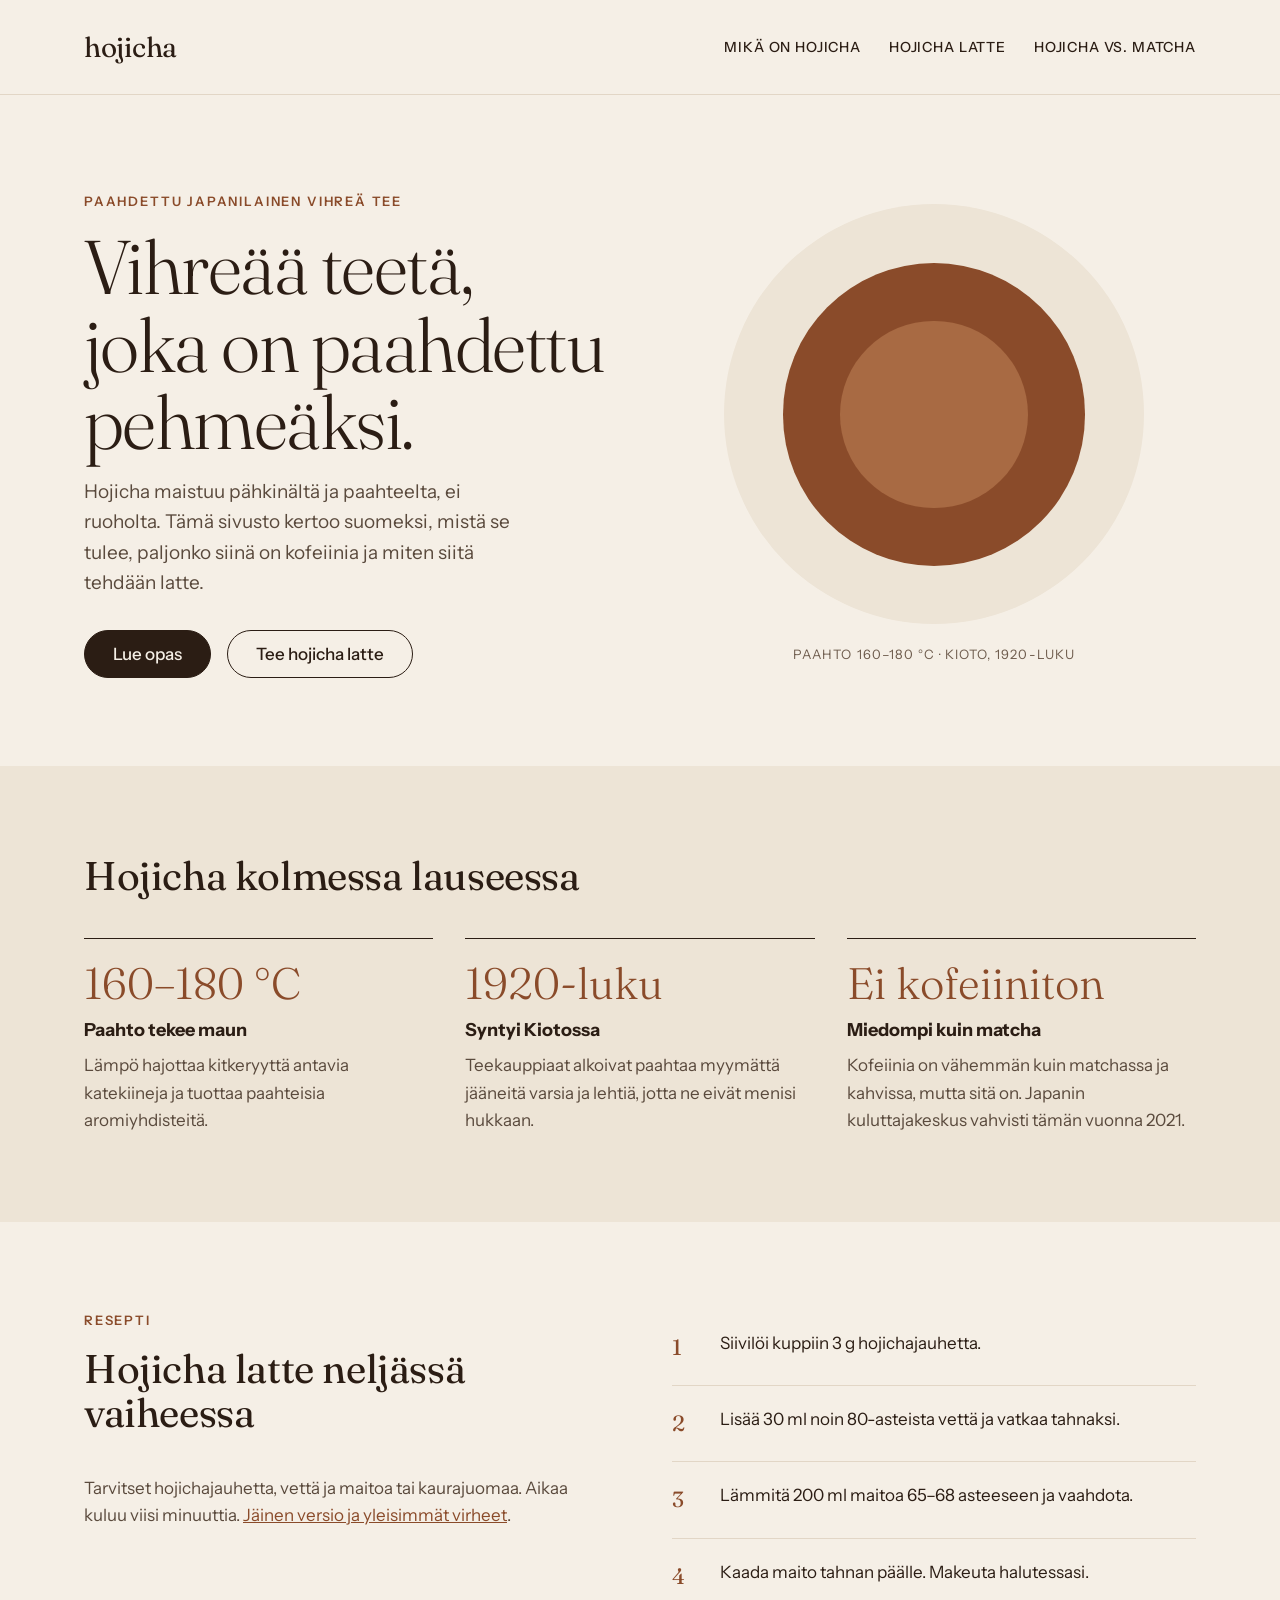
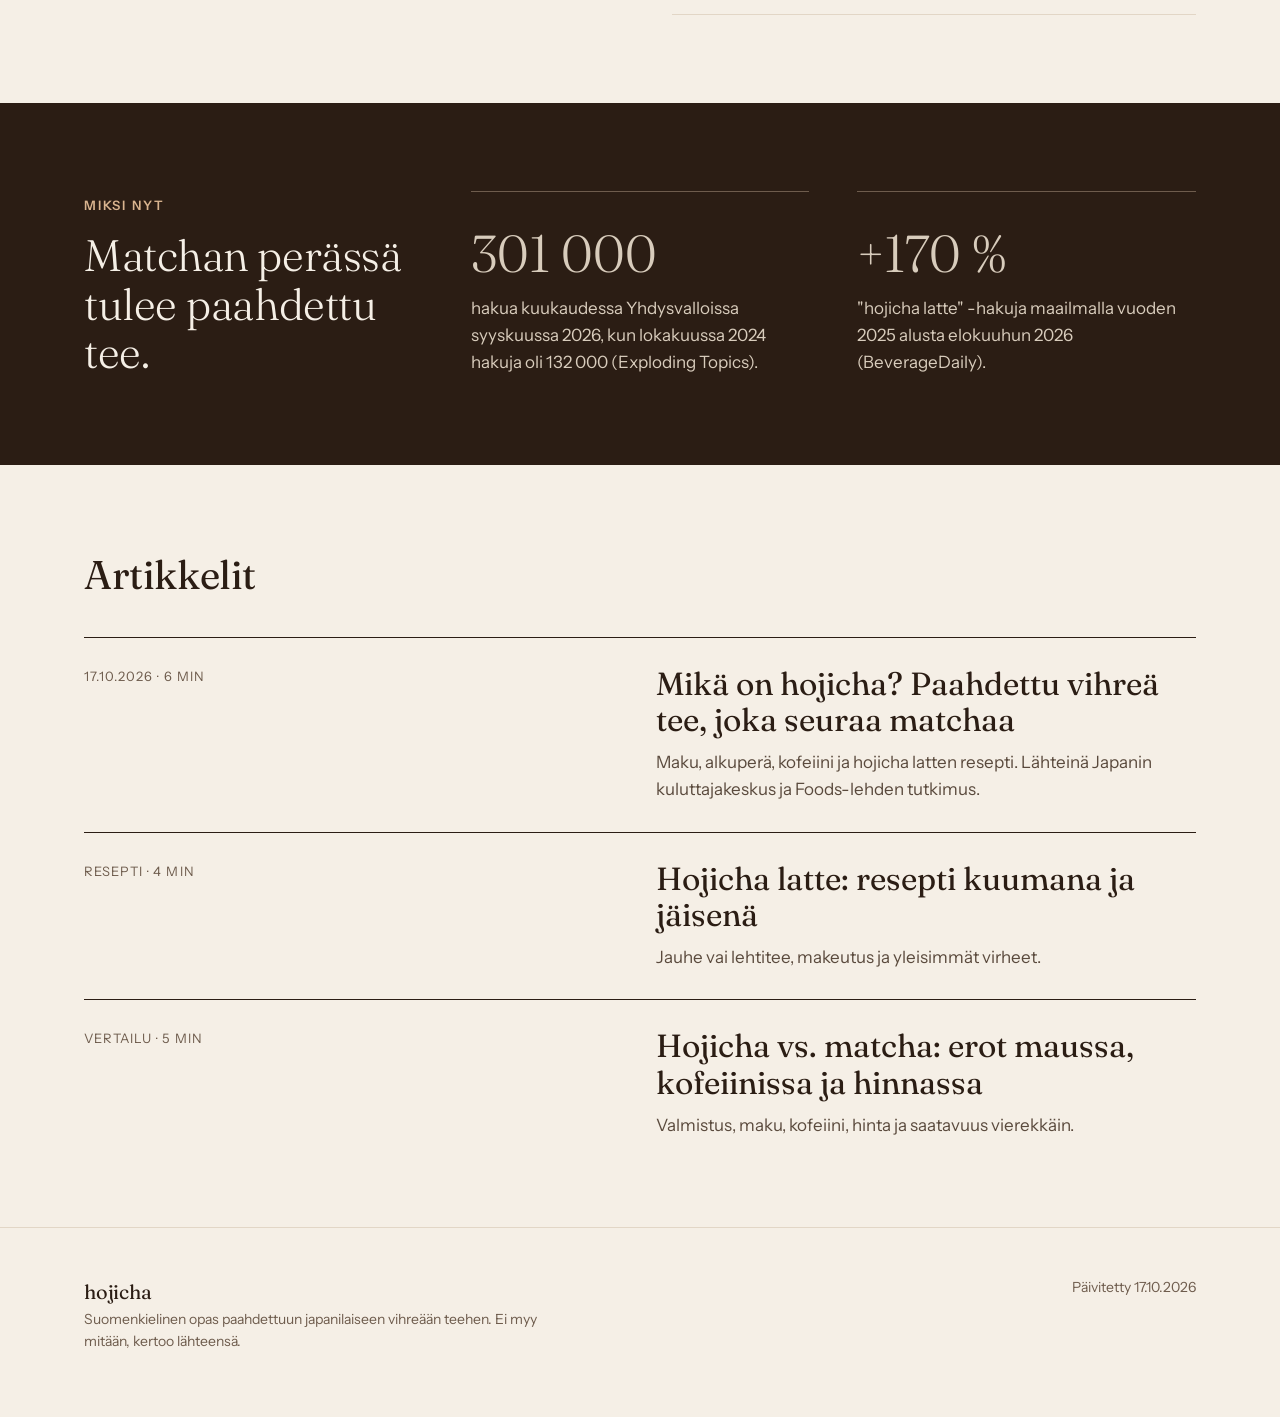
<file: index.html>
<!doctype html>
<html lang="fi">
<head>
<meta charset="utf-8">
<meta name="viewport" content="width=device-width, initial-scale=1">
<title>Hojicha – suomenkielinen opas paahdettuun vihreään teehen</title>
<meta name="description" content="Hojicha on paahdettua japanilaista vihreää teetä. Lue suomeksi, miltä se maistuu, paljonko siinä on kofeiinia ja miten teet hojicha latten.">
<link rel="canonical" href="https://agricola-glitch.github.io/">
<meta property="og:type" content="website">
<meta property="og:title" content="Hojicha – suomenkielinen opas paahdettuun vihreään teehen">
<meta property="og:description" content="Maku, alkuperä, kofeiini ja hojicha latten resepti. Lähteet näkyvillä.">
<meta property="og:url" content="https://agricola-glitch.github.io/">
<meta property="og:locale" content="fi_FI">
<link rel="preconnect" href="https://fonts.googleapis.com">
<link rel="preconnect" href="https://fonts.gstatic.com" crossorigin>
<link href="https://fonts.googleapis.com/css2?family=Fraunces:opsz,wght@9..144,300;9..144,400&amp;family=Instrument+Sans:wght@400;500;600&amp;display=swap" rel="stylesheet">
<link rel="stylesheet" href="/styles.css">
<link rel="icon" href="data:image/svg+xml,%3Csvg xmlns='http://www.w3.org/2000/svg' viewBox='0 0 32 32'%3E%3Ccircle cx='16' cy='16' r='15' fill='%238A4B2A'/%3E%3Ccircle cx='16' cy='16' r='9' fill='%23A86A43'/%3E%3C/svg%3E">
<script type="application/ld+json">
{"@context":"https://schema.org","@type":"WebSite","name":"Hojicha","url":"https://agricola-glitch.github.io/","inLanguage":"fi","description":"Suomenkielinen opas paahdettuun japanilaiseen vihreään teehen."}
</script>
</head>
<body>
<header class="site-header">
<div class="wrap">
<a class="logo" href="/">hojicha</a>
<nav class="nav" aria-label="Päävalikko">
<a href="/mika-on-hojicha">Mikä on hojicha</a>
<a href="/hojicha-latte">Hojicha latte</a>
<a href="/hojicha-vs-matcha">Hojicha vs. matcha</a>
</nav>
</div>
</header>

<main>
<section class="hero">
<div class="wrap">
<div>
<p class="eyebrow">Paahdettu japanilainen vihreä tee</p>
<h1>Vihreää teetä, joka on paahdettu pehmeäksi.</h1>
<p class="lead">Hojicha maistuu pähkinältä ja paahteelta, ei ruoholta. Tämä sivusto kertoo suomeksi, mistä se tulee, paljonko siinä on kofeiinia ja miten siitä tehdään latte.</p>
<div class="actions">
<a class="btn solid" href="/mika-on-hojicha">Lue opas</a>
<a class="btn" href="/hojicha-latte">Tee hojicha latte</a>
</div>
</div>
<figure class="bowl">
<div class="r1" aria-hidden="true"><div class="r2"><div class="r3"></div></div></div>
<figcaption>Paahto 160–180 °C · Kioto, 1920-luku</figcaption>
</figure>
</div>
</section>

<section class="band section" aria-labelledby="perusteet">
<div class="wrap">
<h2 id="perusteet">Hojicha kolmessa lauseessa</h2>
<div class="facts">
<article class="fact">
<p class="big">160–180 °C</p>
<h3>Paahto tekee maun</h3>
<p>Lämpö hajottaa kitkeryyttä antavia katekiineja ja tuottaa paahteisia aromiyhdisteitä.</p>
</article>
<article class="fact">
<p class="big">1920-luku</p>
<h3>Syntyi Kiotossa</h3>
<p>Teekauppiaat alkoivat paahtaa myymättä jääneitä varsia ja lehtiä, jotta ne eivät menisi hukkaan.</p>
</article>
<article class="fact">
<p class="big">Ei kofeiiniton</p>
<h3>Miedompi kuin matcha</h3>
<p>Kofeiinia on vähemmän kuin matchassa ja kahvissa, mutta sitä on. Japanin kuluttajakeskus vahvisti tämän vuonna 2021.</p>
</article>
</div>
</div>
</section>

<section class="section" aria-labelledby="latte-otsikko">
<div class="wrap split">
<div>
<p class="eyebrow">Resepti</p>
<h2 id="latte-otsikko" style="margin-top:16px">Hojicha latte neljässä vaiheessa</h2>
<p style="color:var(--ink-soft);margin:0">Tarvitset hojichajauhetta, vettä ja maitoa tai kaurajuomaa. Aikaa kuluu viisi minuuttia. <a href="/hojicha-latte">Jäinen versio ja yleisimmät virheet</a>.</p>
</div>
<ol class="steps">
<li>Siivilöi kuppiin 3 g hojichajauhetta.</li>
<li>Lisää 30 ml noin 80-asteista vettä ja vatkaa tahnaksi.</li>
<li>Lämmitä 200 ml maitoa 65–68 asteeseen ja vaahdota.</li>
<li>Kaada maito tahnan päälle. Makeuta halutessasi.</li>
</ol>
</div>
</section>

<section class="dark section" aria-labelledby="trendi">
<div class="wrap stats">
<div>
<p class="eyebrow">Miksi nyt</p>
<h2 id="trendi" style="margin:16px 0 0">Matchan perässä tulee paahdettu tee.</h2>
</div>
<div class="stat">
<p class="big">301 000</p>
<p>hakua kuukaudessa Yhdysvalloissa syyskuussa 2026, kun lokakuussa 2024 hakuja oli 132 000 (Exploding Topics).</p>
</div>
<div class="stat">
<p class="big">+170 %</p>
<p>"hojicha latte" -hakuja maailmalla vuoden 2025 alusta elokuuhun 2026 (BeverageDaily).</p>
</div>
</div>
</section>

<section class="section" aria-labelledby="uusin">
<div class="wrap">
<h2 id="uusin">Artikkelit</h2>
<a class="card" href="/mika-on-hojicha">
<span class="meta">17.10.2026 · 6 min</span>
<span><span class="title">Mikä on hojicha? Paahdettu vihreä tee, joka seuraa matchaa</span><span class="desc">Maku, alkuperä, kofeiini ja hojicha latten resepti. Lähteinä Japanin kuluttajakeskus ja Foods-lehden tutkimus.</span></span>
</a>
<a class="card" href="/hojicha-latte" style="margin-top:28px">
<span class="meta">Resepti · 4 min</span>
<span><span class="title">Hojicha latte: resepti kuumana ja jäisenä</span><span class="desc">Jauhe vai lehtitee, makeutus ja yleisimmät virheet.</span></span>
</a>
<a class="card" href="/hojicha-vs-matcha" style="margin-top:28px">
<span class="meta">Vertailu · 5 min</span>
<span><span class="title">Hojicha vs. matcha: erot maussa, kofeiinissa ja hinnassa</span><span class="desc">Valmistus, maku, kofeiini, hinta ja saatavuus vierekkäin.</span></span>
</a>
</div>
</section>
</main>

<footer class="site-footer">
<div class="wrap">
<p><a class="logo" href="/">hojicha</a><br>Suomenkielinen opas paahdettuun japanilaiseen vihreään teehen. Ei myy mitään, kertoo lähteensä.</p>
<p>Päivitetty 17.10.2026</p>
</div>
</footer>
</body>
</html>
</file>
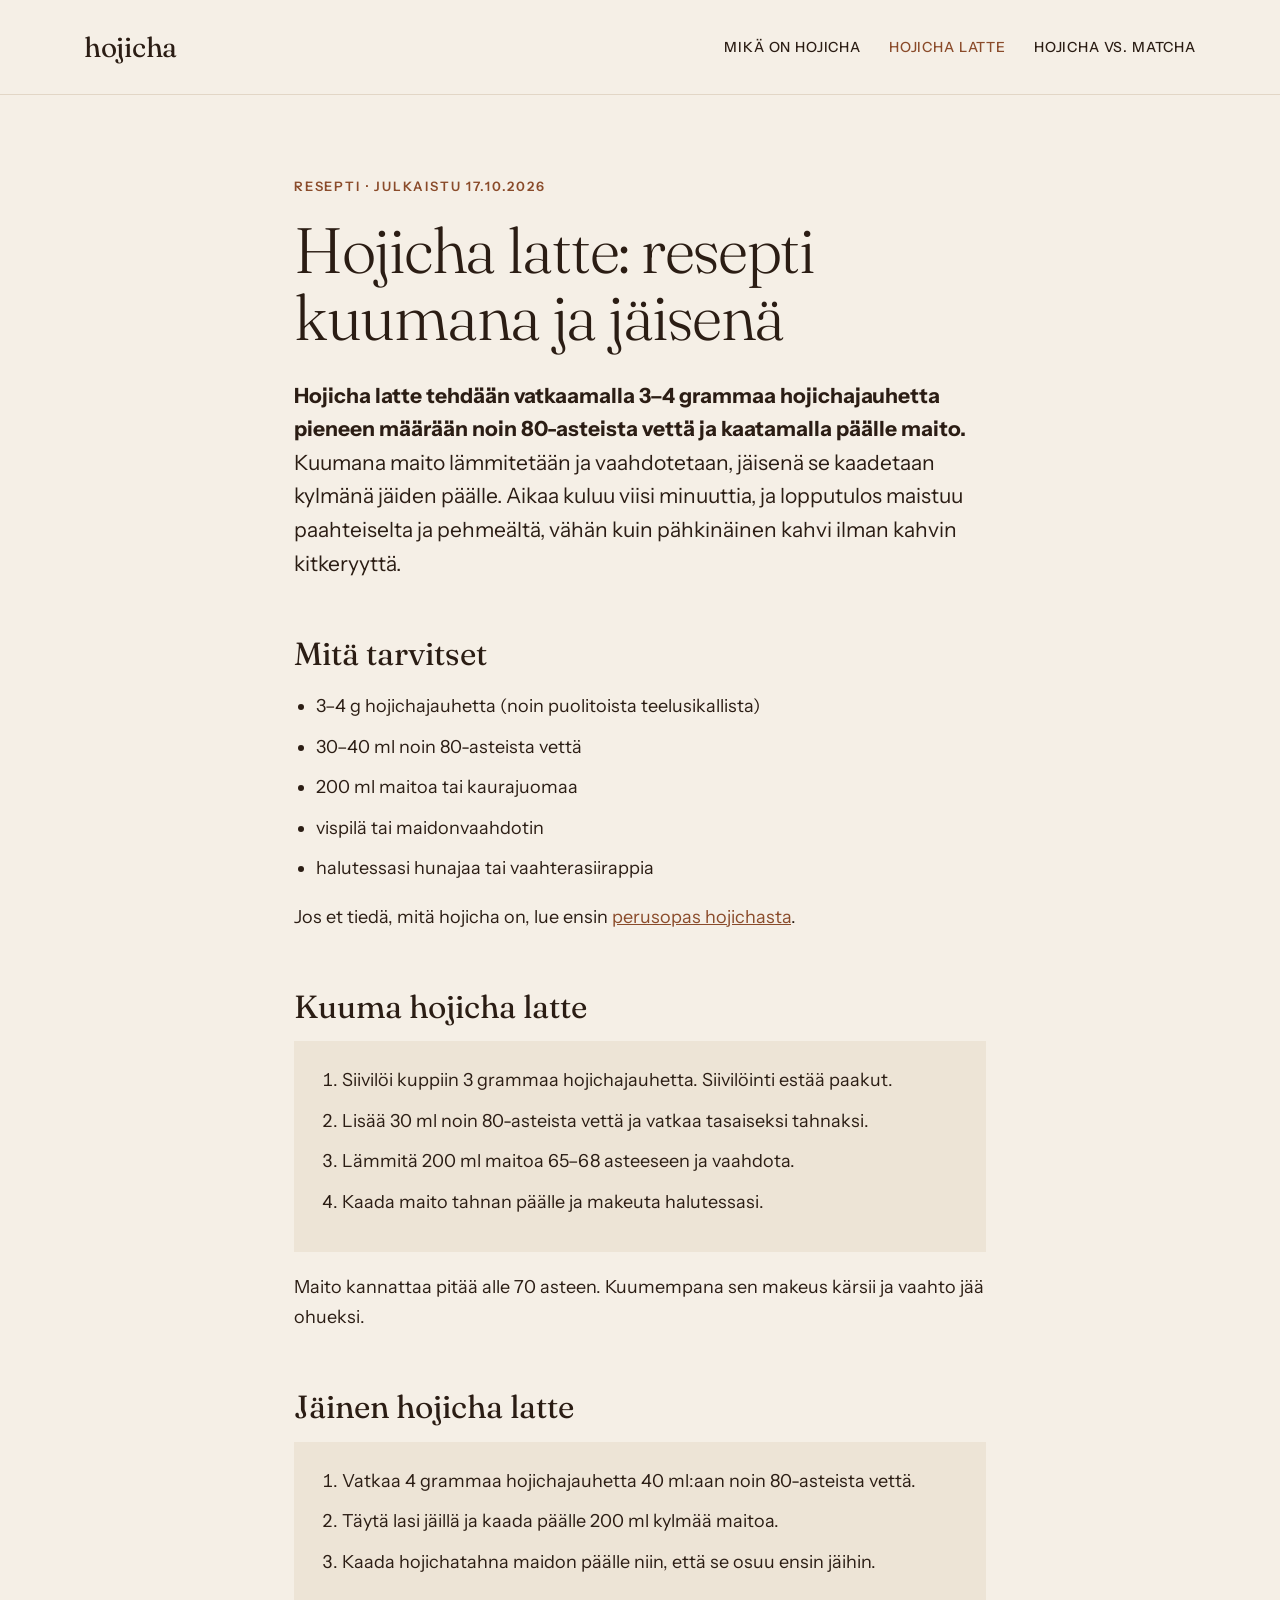
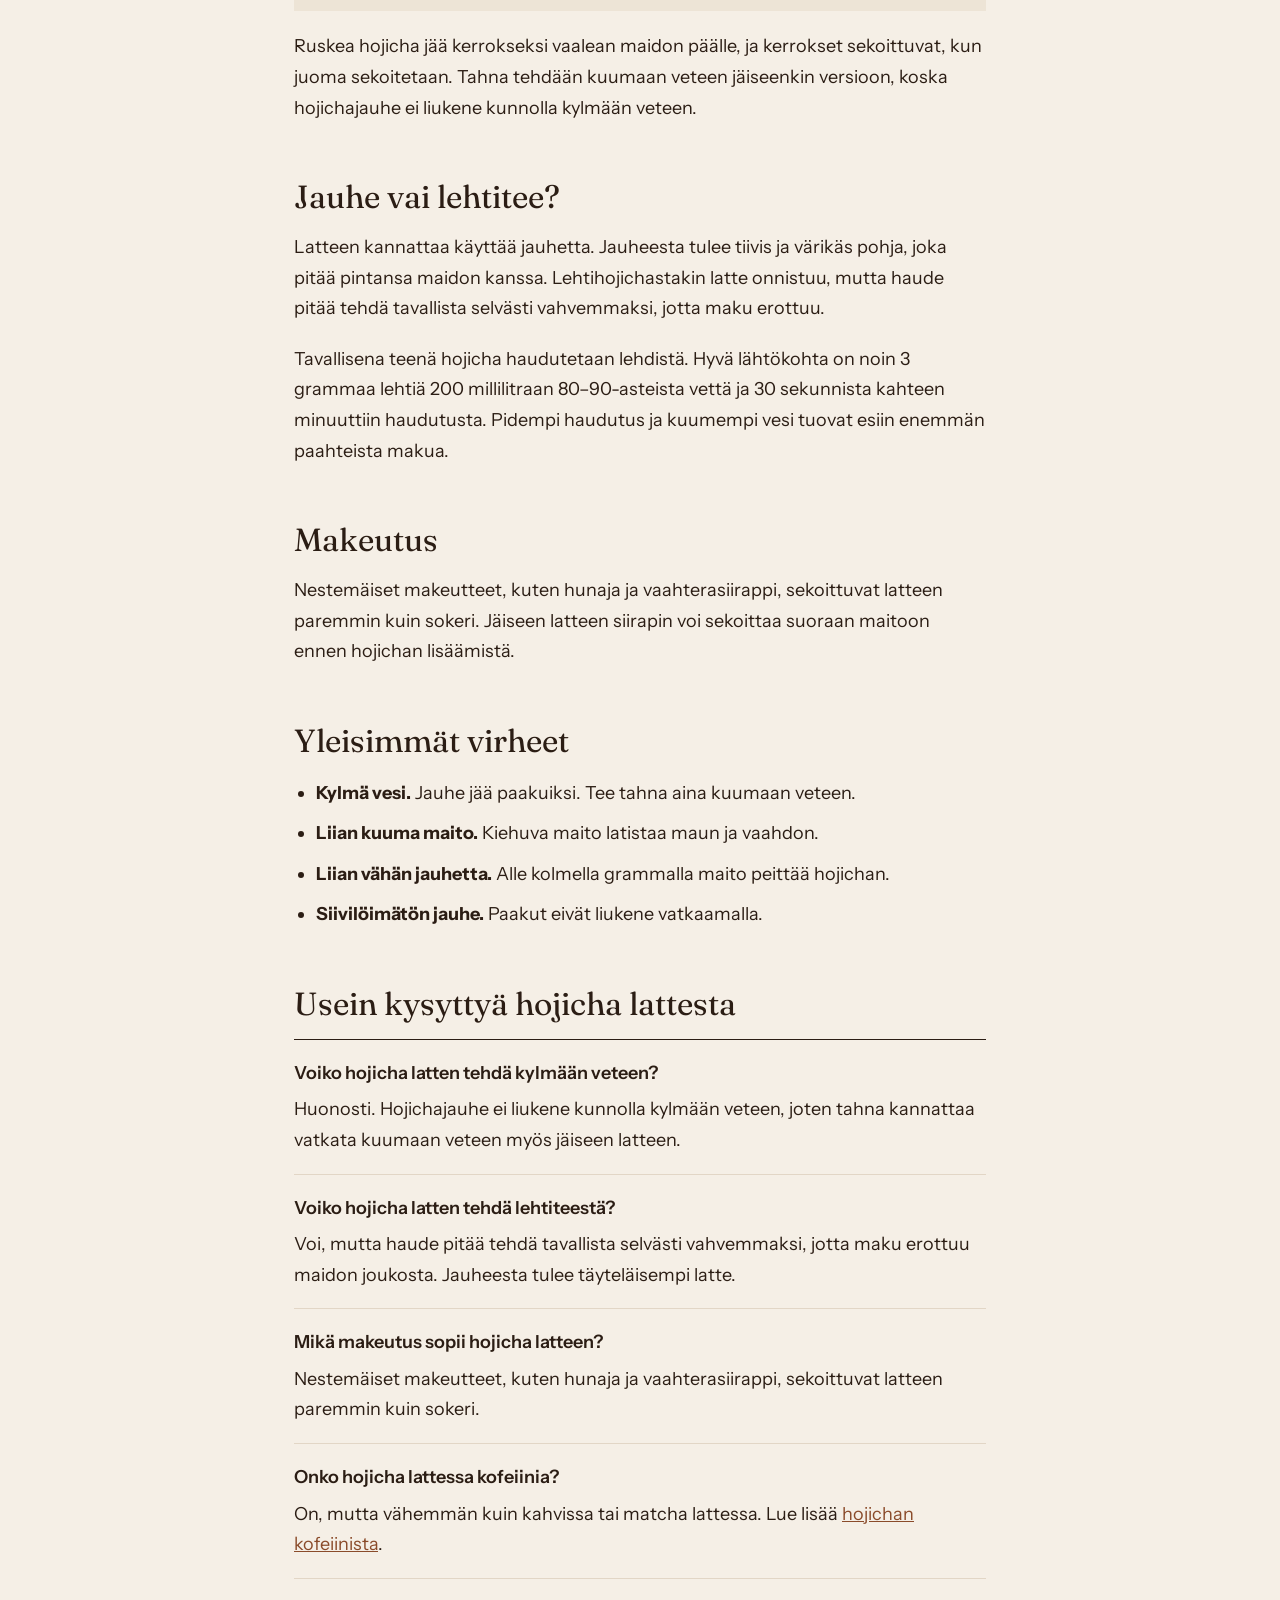
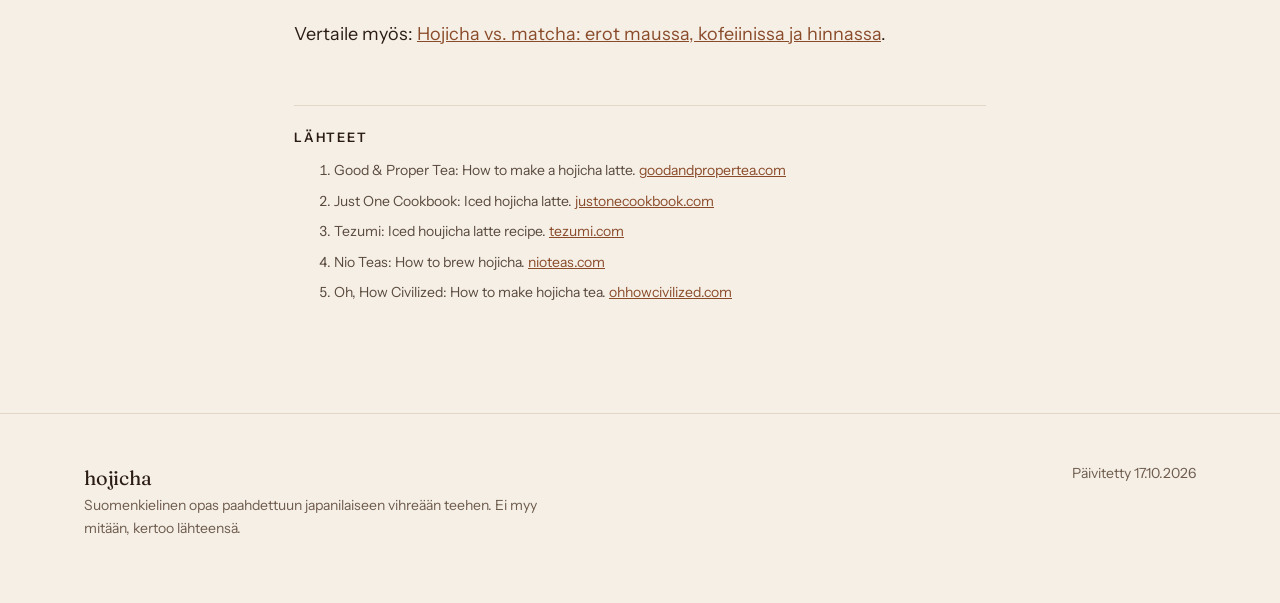
<file: hojicha-latte.html>
<!doctype html>
<html lang="fi">
<head>
<meta charset="utf-8">
<meta name="viewport" content="width=device-width, initial-scale=1">
<title>Hojicha latte: resepti kuumana ja jäisenä | Hojicha</title>
<meta name="description" content="Hojicha latte syntyy 3–4 grammasta hojichajauhetta, 80-asteisesta vedestä ja maidosta. Näin teet sen kuumana ja jäisenä ilman paakkuja.">
<link rel="canonical" href="https://agricola-glitch.github.io/hojicha-latte">
<meta property="og:type" content="article">
<meta property="og:title" content="Hojicha latte: resepti kuumana ja jäisenä">
<meta property="og:description" content="Kuuma ja jäinen hojicha latte, jauhe vai lehtitee, makeutus ja yleisimmät virheet.">
<meta property="og:url" content="https://agricola-glitch.github.io/hojicha-latte">
<meta property="og:locale" content="fi_FI">
<link rel="preconnect" href="https://fonts.googleapis.com">
<link rel="preconnect" href="https://fonts.gstatic.com" crossorigin>
<link href="https://fonts.googleapis.com/css2?family=Fraunces:opsz,wght@9..144,300;9..144,400&amp;family=Instrument+Sans:wght@400;500;600&amp;display=swap" rel="stylesheet">
<link rel="stylesheet" href="/styles.css">
<link rel="icon" href="data:image/svg+xml,%3Csvg xmlns='http://www.w3.org/2000/svg' viewBox='0 0 32 32'%3E%3Ccircle cx='16' cy='16' r='15' fill='%238A4B2A'/%3E%3Ccircle cx='16' cy='16' r='9' fill='%23A86A43'/%3E%3C/svg%3E">
<script type="application/ld+json">
{"@context":"https://schema.org","@graph":[
{"@type":"Recipe","name":"Hojicha latte","inLanguage":"fi","datePublished":"2026-10-17","description":"Kuuma tai jäinen hojicha latte hojichajauheesta, vedestä ja maidosta.","author":{"@type":"Organization","name":"Hojicha","url":"https://agricola-glitch.github.io/"},"recipeYield":"1 annos","totalTime":"PT5M","recipeCategory":"Juoma","recipeIngredient":["3–4 g hojichajauhetta","30–40 ml noin 80-asteista vettä","200 ml maitoa tai kaurajuomaa","halutessasi hunajaa tai vaahterasiirappia"],"recipeInstructions":[{"@type":"HowToStep","text":"Siivilöi hojichajauhe kuppiin."},{"@type":"HowToStep","text":"Lisää noin 80-asteinen vesi ja vatkaa tasaiseksi tahnaksi."},{"@type":"HowToStep","text":"Lämmitä maito 65–68 asteeseen ja vaahdota, tai kaada kylmä maito jäiden päälle."},{"@type":"HowToStep","text":"Yhdistä hojichatahna ja maito. Makeuta halutessasi."}]},
{"@type":"FAQPage","mainEntity":[
{"@type":"Question","name":"Voiko hojicha latten tehdä kylmään veteen?","acceptedAnswer":{"@type":"Answer","text":"Huonosti. Hojichajauhe ei liukene kunnolla kylmään veteen, joten tahna kannattaa vatkata kuumaan veteen myös jäiseen latteen."}},
{"@type":"Question","name":"Voiko hojicha latten tehdä lehtiteestä?","acceptedAnswer":{"@type":"Answer","text":"Voi, mutta haude pitää tehdä tavallista selvästi vahvemmaksi, jotta maku erottuu maidon joukosta. Jauheesta tulee täyteläisempi latte."}},
{"@type":"Question","name":"Mikä makeutus sopii hojicha latteen?","acceptedAnswer":{"@type":"Answer","text":"Nestemäiset makeutteet, kuten hunaja ja vaahterasiirappi, sekoittuvat latteen paremmin kuin sokeri."}}
]}
]}
</script>
</head>
<body>
<header class="site-header">
<div class="wrap">
<a class="logo" href="/">hojicha</a>
<nav class="nav" aria-label="Päävalikko">
<a href="/mika-on-hojicha">Mikä on hojicha</a>
<a href="/hojicha-latte" aria-current="page">Hojicha latte</a>
<a href="/hojicha-vs-matcha">Hojicha vs. matcha</a>
</nav>
</div>
</header>

<main>
<article class="article">
<p class="eyebrow">Resepti · Julkaistu <time datetime="2026-10-17">17.10.2026</time></p>
<h1>Hojicha latte: resepti kuumana ja jäisenä</h1>
<p class="lead"><strong>Hojicha latte tehdään vatkaamalla 3–4 grammaa hojichajauhetta pieneen määrään noin 80-asteista vettä ja kaatamalla päälle maito.</strong> Kuumana maito lämmitetään ja vaahdotetaan, jäisenä se kaadetaan kylmänä jäiden päälle. Aikaa kuluu viisi minuuttia, ja lopputulos maistuu paahteiselta ja pehmeältä, vähän kuin pähkinäinen kahvi ilman kahvin kitkeryyttä.</p>

<h2 id="tarvikkeet">Mitä tarvitset</h2>
<ul>
<li>3–4 g hojichajauhetta (noin puolitoista teelusikallista)</li>
<li>30–40 ml noin 80-asteista vettä</li>
<li>200 ml maitoa tai kaurajuomaa</li>
<li>vispilä tai maidonvaahdotin</li>
<li>halutessasi hunajaa tai vaahterasiirappia</li>
</ul>
<p>Jos et tiedä, mitä hojicha on, lue ensin <a href="/mika-on-hojicha">perusopas hojichasta</a>.</p>

<h2 id="kuuma">Kuuma hojicha latte</h2>
<ol class="recipe">
<li>Siivilöi kuppiin 3 grammaa hojichajauhetta. Siivilöinti estää paakut.</li>
<li>Lisää 30 ml noin 80-asteista vettä ja vatkaa tasaiseksi tahnaksi.</li>
<li>Lämmitä 200 ml maitoa 65–68 asteeseen ja vaahdota.</li>
<li>Kaada maito tahnan päälle ja makeuta halutessasi.</li>
</ol>
<p>Maito kannattaa pitää alle 70 asteen. Kuumempana sen makeus kärsii ja vaahto jää ohueksi.</p>

<h2 id="jainen">Jäinen hojicha latte</h2>
<ol class="recipe">
<li>Vatkaa 4 grammaa hojichajauhetta 40 ml:aan noin 80-asteista vettä.</li>
<li>Täytä lasi jäillä ja kaada päälle 200 ml kylmää maitoa.</li>
<li>Kaada hojichatahna maidon päälle niin, että se osuu ensin jäihin.</li>
</ol>
<p>Ruskea hojicha jää kerrokseksi vaalean maidon päälle, ja kerrokset sekoittuvat, kun juoma sekoitetaan. Tahna tehdään kuumaan veteen jäiseenkin versioon, koska hojichajauhe ei liukene kunnolla kylmään veteen.</p>

<h2 id="jauhe-vai-lehti">Jauhe vai lehtitee?</h2>
<p>Latteen kannattaa käyttää jauhetta. Jauheesta tulee tiivis ja värikäs pohja, joka pitää pintansa maidon kanssa. Lehtihojichastakin latte onnistuu, mutta haude pitää tehdä tavallista selvästi vahvemmaksi, jotta maku erottuu.</p>
<p>Tavallisena teenä hojicha haudutetaan lehdistä. Hyvä lähtökohta on noin 3 grammaa lehtiä 200 millilitraan 80–90-asteista vettä ja 30 sekunnista kahteen minuuttiin haudutusta. Pidempi haudutus ja kuumempi vesi tuovat esiin enemmän paahteista makua.</p>

<h2 id="makeutus">Makeutus</h2>
<p>Nestemäiset makeutteet, kuten hunaja ja vaahterasiirappi, sekoittuvat latteen paremmin kuin sokeri. Jäiseen latteen siirapin voi sekoittaa suoraan maitoon ennen hojichan lisäämistä.</p>

<h2 id="virheet">Yleisimmät virheet</h2>
<ul>
<li><strong>Kylmä vesi.</strong> Jauhe jää paakuiksi. Tee tahna aina kuumaan veteen.</li>
<li><strong>Liian kuuma maito.</strong> Kiehuva maito latistaa maun ja vaahdon.</li>
<li><strong>Liian vähän jauhetta.</strong> Alle kolmella grammalla maito peittää hojichan.</li>
<li><strong>Siivilöimätön jauhe.</strong> Paakut eivät liukene vatkaamalla.</li>
</ul>

<h2 id="ukk">Usein kysyttyä hojicha lattesta</h2>
<dl class="faq">
<div><dt>Voiko hojicha latten tehdä kylmään veteen?</dt><dd>Huonosti. Hojichajauhe ei liukene kunnolla kylmään veteen, joten tahna kannattaa vatkata kuumaan veteen myös jäiseen latteen.</dd></div>
<div><dt>Voiko hojicha latten tehdä lehtiteestä?</dt><dd>Voi, mutta haude pitää tehdä tavallista selvästi vahvemmaksi, jotta maku erottuu maidon joukosta. Jauheesta tulee täyteläisempi latte.</dd></div>
<div><dt>Mikä makeutus sopii hojicha latteen?</dt><dd>Nestemäiset makeutteet, kuten hunaja ja vaahterasiirappi, sekoittuvat latteen paremmin kuin sokeri.</dd></div>
<div><dt>Onko hojicha lattessa kofeiinia?</dt><dd>On, mutta vähemmän kuin kahvissa tai matcha lattessa. Lue lisää <a href="/mika-on-hojicha#kofeiini">hojichan kofeiinista</a>.</dd></div>
</dl>

<p style="margin-top:40px">Vertaile myös: <a href="/hojicha-vs-matcha">Hojicha vs. matcha: erot maussa, kofeiinissa ja hinnassa</a>.</p>

<section class="sources" aria-labelledby="lahteet">
<h2 id="lahteet">Lähteet</h2>
<ol>
<li>Good &amp; Proper Tea: How to make a hojicha latte. <a href="https://www.goodandpropertea.com/blogs/all/how-to-make-a-hojicha-latte">goodandpropertea.com</a></li>
<li>Just One Cookbook: Iced hojicha latte. <a href="https://www.justonecookbook.com/wprm_print/iced-hojicha-latte">justonecookbook.com</a></li>
<li>Tezumi: Iced houjicha latte recipe. <a href="https://www.tezumi.com/blogs/tezumi-insights/summer-respite-iced-houjicha-latte-recipe">tezumi.com</a></li>
<li>Nio Teas: How to brew hojicha. <a href="https://nioteas.com/blogs/japanese-teas/how-to-brew-hojicha">nioteas.com</a></li>
<li>Oh, How Civilized: How to make hojicha tea. <a href="https://www.ohhowcivilized.com/hojicha-tea/">ohhowcivilized.com</a></li>
</ol>
</section>
</article>
</main>

<footer class="site-footer">
<div class="wrap">
<p><a class="logo" href="/">hojicha</a><br>Suomenkielinen opas paahdettuun japanilaiseen vihreään teehen. Ei myy mitään, kertoo lähteensä.</p>
<p>Päivitetty 17.10.2026</p>
</div>
</footer>
</body>
</html>
</file>
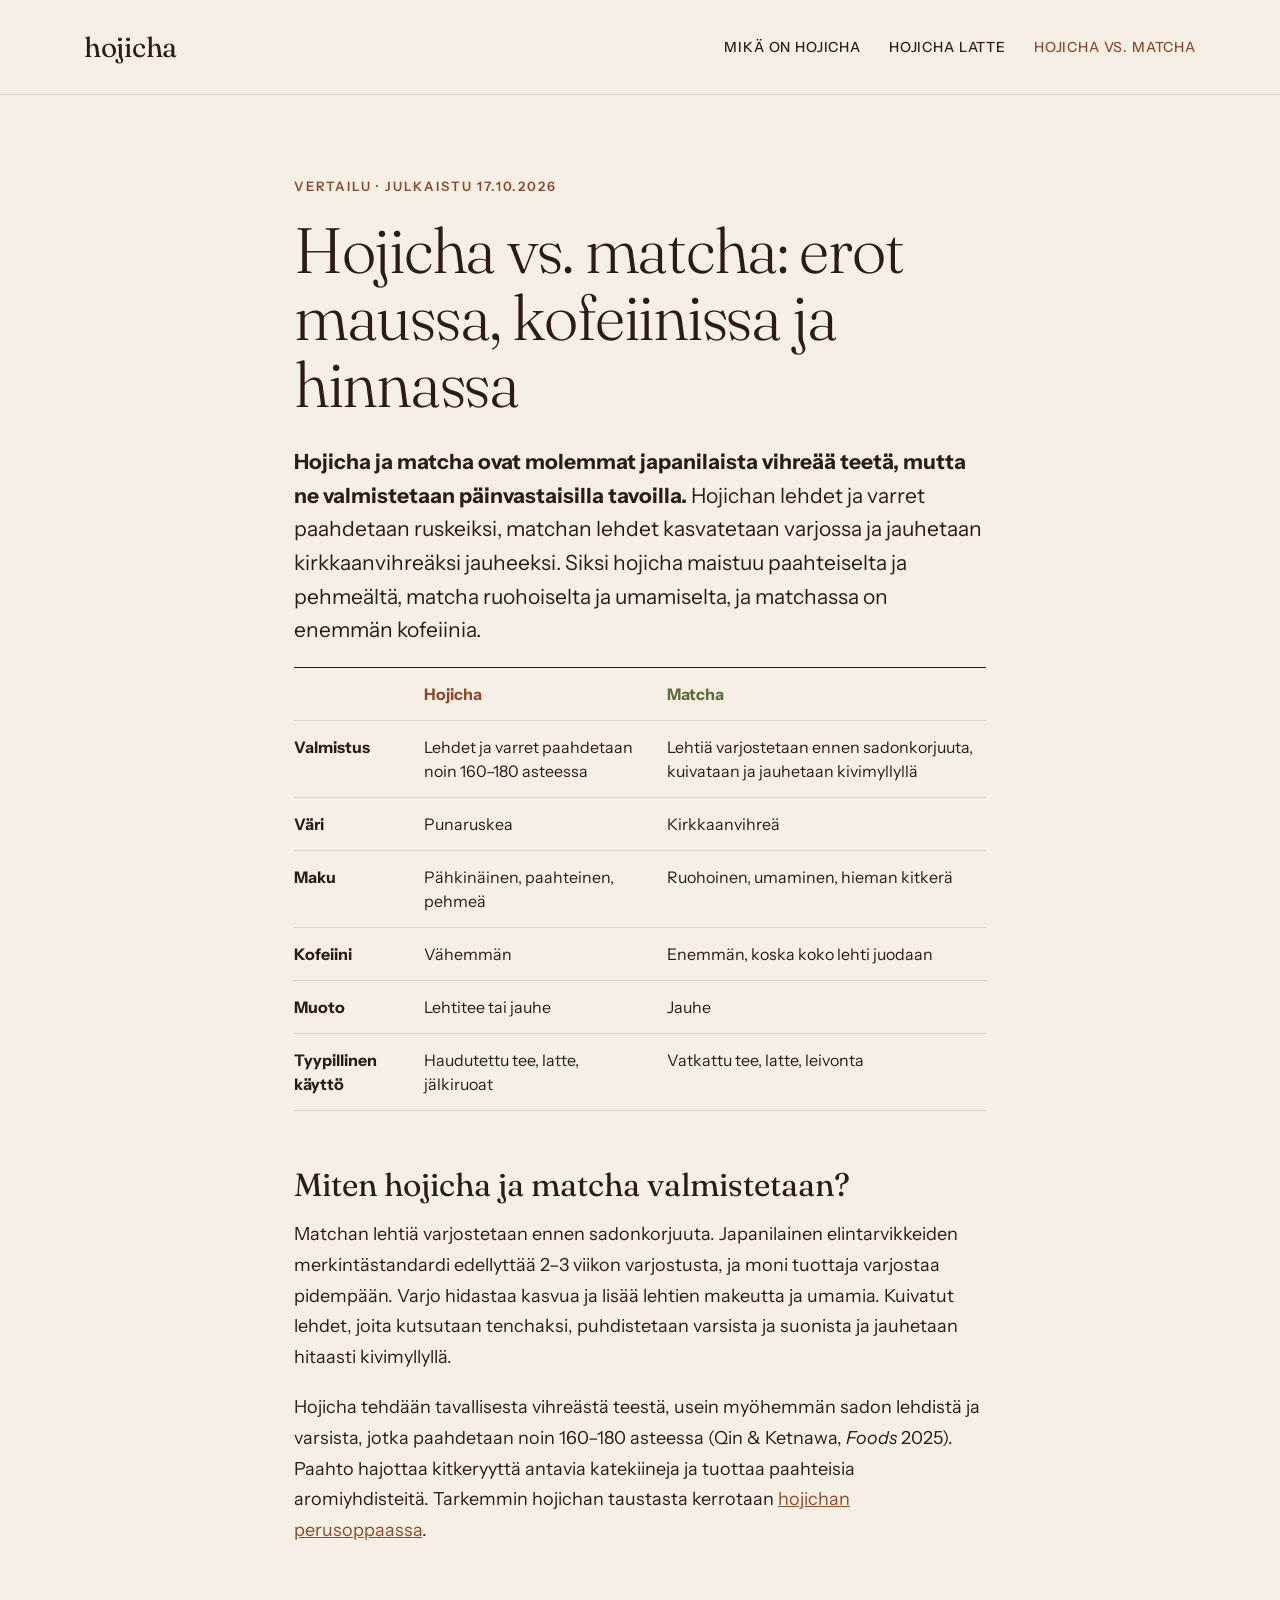
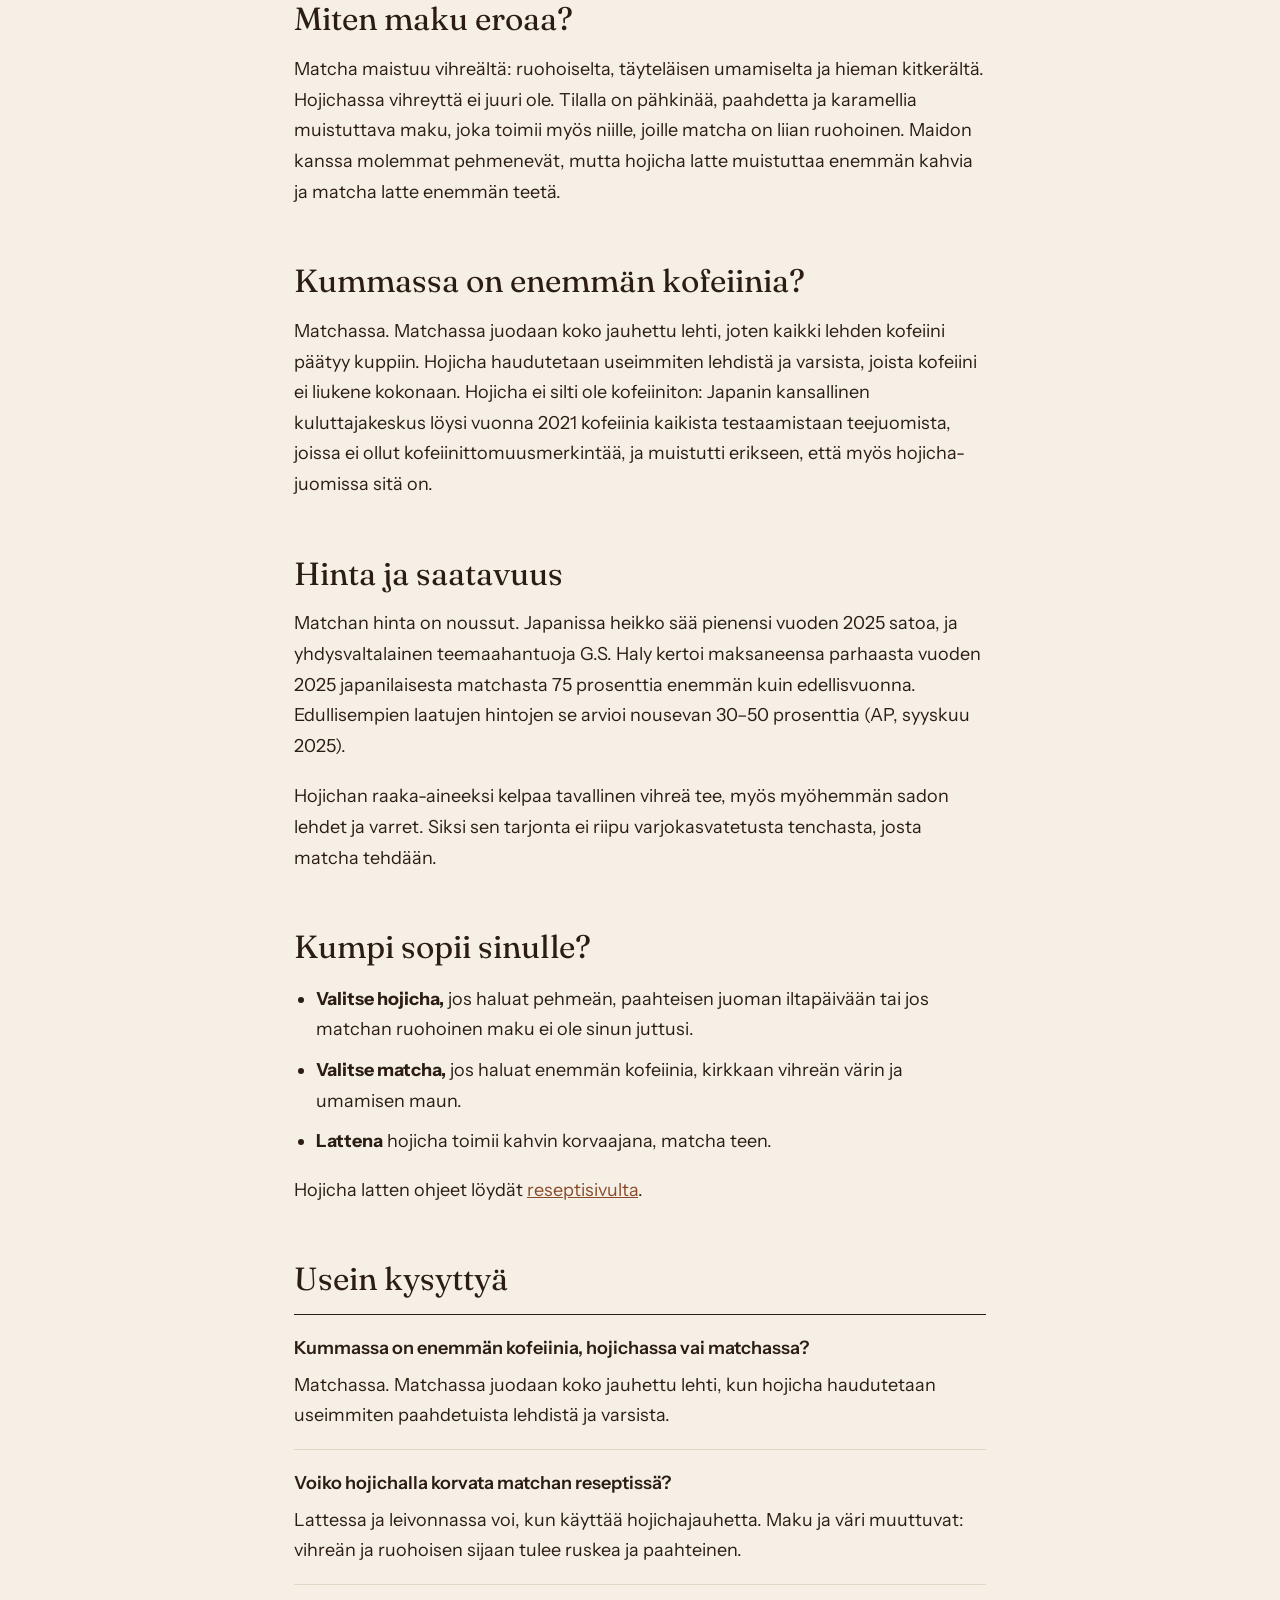
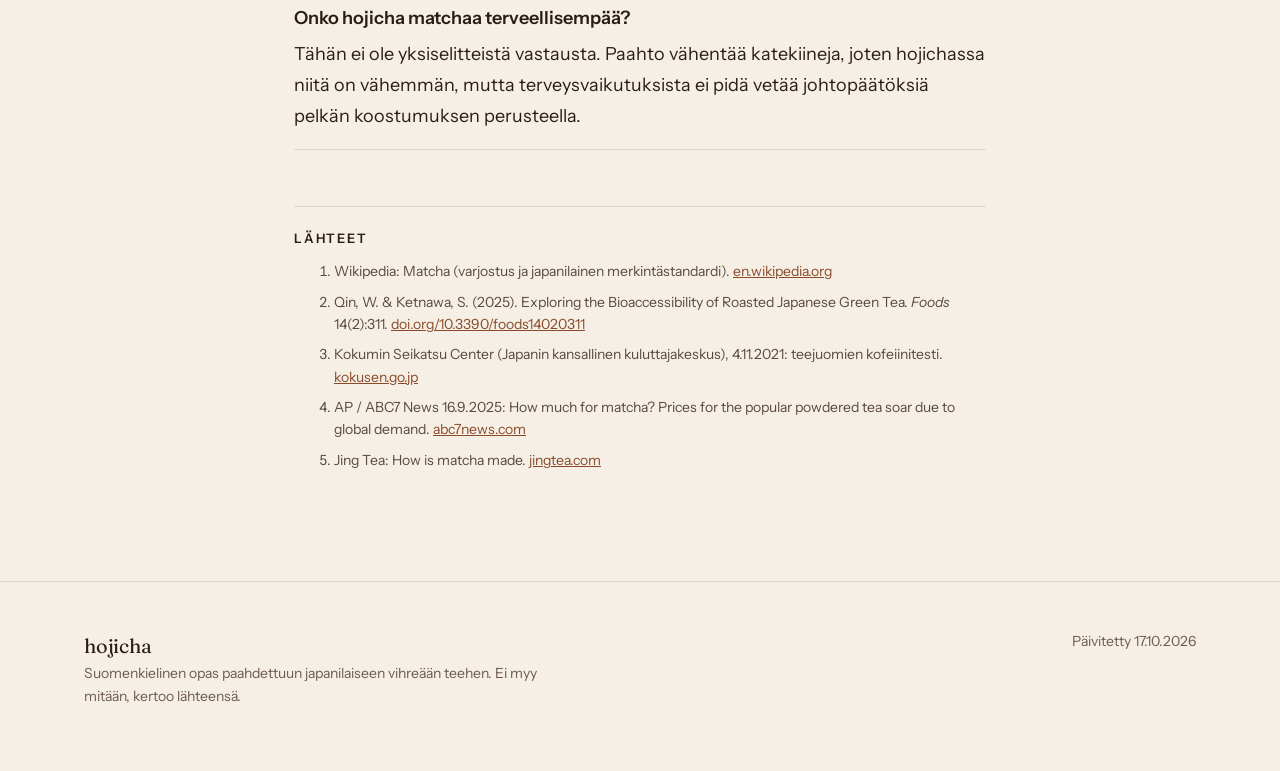
<file: hojicha-vs-matcha.html>
<!doctype html>
<html lang="fi">
<head>
<meta charset="utf-8">
<meta name="viewport" content="width=device-width, initial-scale=1">
<title>Hojicha vs. matcha: erot maussa, kofeiinissa ja hinnassa | Hojicha</title>
<meta name="description" content="Hojicha paahdetaan, matcha jauhetaan varjossa kasvatetuista lehdistä. Vertaa makua, kofeiinia, käyttöä ja hintaa ja valitse, kumpi sopii sinulle.">
<link rel="canonical" href="https://agricola-glitch.github.io/hojicha-vs-matcha">
<meta property="og:type" content="article">
<meta property="og:title" content="Hojicha vs. matcha: erot maussa, kofeiinissa ja hinnassa">
<meta property="og:description" content="Valmistus, maku, kofeiini, hinta ja saatavuus vierekkäin.">
<meta property="og:url" content="https://agricola-glitch.github.io/hojicha-vs-matcha">
<meta property="og:locale" content="fi_FI">
<link rel="preconnect" href="https://fonts.googleapis.com">
<link rel="preconnect" href="https://fonts.gstatic.com" crossorigin>
<link href="https://fonts.googleapis.com/css2?family=Fraunces:opsz,wght@9..144,300;9..144,400&amp;family=Instrument+Sans:wght@400;500;600&amp;display=swap" rel="stylesheet">
<link rel="stylesheet" href="/styles.css">
<link rel="icon" href="data:image/svg+xml,%3Csvg xmlns='http://www.w3.org/2000/svg' viewBox='0 0 32 32'%3E%3Ccircle cx='16' cy='16' r='15' fill='%238A4B2A'/%3E%3Ccircle cx='16' cy='16' r='9' fill='%23A86A43'/%3E%3C/svg%3E">
<script type="application/ld+json">
{"@context":"https://schema.org","@graph":[
{"@type":"Article","headline":"Hojicha vs. matcha: erot maussa, kofeiinissa ja hinnassa","inLanguage":"fi","datePublished":"2026-10-17","dateModified":"2026-10-17","mainEntityOfPage":"https://agricola-glitch.github.io/hojicha-vs-matcha","author":{"@type":"Organization","name":"Hojicha","url":"https://agricola-glitch.github.io/"},"publisher":{"@type":"Organization","name":"Hojicha","url":"https://agricola-glitch.github.io/"},"citation":["https://en.wikipedia.org/wiki/Matcha","https://www.kokusen.go.jp/news/data/n-20211104_3.html","https://abc7news.com/post/how-matcha-prices-popular-powdered-tea-soar-due-global-demand/17827300/","https://doi.org/10.3390/foods14020311"]},
{"@type":"FAQPage","mainEntity":[
{"@type":"Question","name":"Kummassa on enemmän kofeiinia, hojichassa vai matchassa?","acceptedAnswer":{"@type":"Answer","text":"Matchassa. Matchassa juodaan koko jauhettu lehti, kun hojicha haudutetaan useimmiten paahdetuista lehdistä ja varsista."}},
{"@type":"Question","name":"Voiko hojichalla korvata matchan reseptissä?","acceptedAnswer":{"@type":"Answer","text":"Lattessa ja leivonnassa voi, kun käyttää hojichajauhetta. Maku ja väri muuttuvat: vihreän ja ruohoisen sijaan tulee ruskea ja paahteinen."}},
{"@type":"Question","name":"Onko hojicha matchaa terveellisempää?","acceptedAnswer":{"@type":"Answer","text":"Tähän ei ole yksiselitteistä vastausta. Paahto vähentää katekiineja, joten hojichassa niitä on vähemmän, mutta terveysvaikutuksista ei pidä vetää johtopäätöksiä pelkän koostumuksen perusteella."}}
]}
]}
</script>
</head>
<body>
<header class="site-header">
<div class="wrap">
<a class="logo" href="/">hojicha</a>
<nav class="nav" aria-label="Päävalikko">
<a href="/mika-on-hojicha">Mikä on hojicha</a>
<a href="/hojicha-latte">Hojicha latte</a>
<a href="/hojicha-vs-matcha" aria-current="page">Hojicha vs. matcha</a>
</nav>
</div>
</header>

<main>
<article class="article">
<p class="eyebrow">Vertailu · Julkaistu <time datetime="2026-10-17">17.10.2026</time></p>
<h1>Hojicha vs. matcha: erot maussa, kofeiinissa ja hinnassa</h1>
<p class="lead"><strong>Hojicha ja matcha ovat molemmat japanilaista vihreää teetä, mutta ne valmistetaan päinvastaisilla tavoilla.</strong> Hojichan lehdet ja varret paahdetaan ruskeiksi, matchan lehdet kasvatetaan varjossa ja jauhetaan kirkkaanvihreäksi jauheeksi. Siksi hojicha maistuu paahteiselta ja pehmeältä, matcha ruohoiselta ja umamiselta, ja matchassa on enemmän kofeiinia.</p>

<div class="table-box">
<table>
<thead><tr><th scope="col"><span class="visually-hidden">Ominaisuus</span></th><th scope="col">Hojicha</th><th scope="col">Matcha</th></tr></thead>
<tbody>
<tr><th scope="row">Valmistus</th><td>Lehdet ja varret paahdetaan noin 160–180 asteessa</td><td>Lehtiä varjostetaan ennen sadonkorjuuta, kuivataan ja jauhetaan kivimyllyllä</td></tr>
<tr><th scope="row">Väri</th><td>Punaruskea</td><td>Kirkkaanvihreä</td></tr>
<tr><th scope="row">Maku</th><td>Pähkinäinen, paahteinen, pehmeä</td><td>Ruohoinen, umaminen, hieman kitkerä</td></tr>
<tr><th scope="row">Kofeiini</th><td>Vähemmän</td><td>Enemmän, koska koko lehti juodaan</td></tr>
<tr><th scope="row">Muoto</th><td>Lehtitee tai jauhe</td><td>Jauhe</td></tr>
<tr><th scope="row">Tyypillinen käyttö</th><td>Haudutettu tee, latte, jälkiruoat</td><td>Vatkattu tee, latte, leivonta</td></tr>
</tbody>
</table>
</div>

<h2 id="valmistus">Miten hojicha ja matcha valmistetaan?</h2>
<p>Matchan lehtiä varjostetaan ennen sadonkorjuuta. Japanilainen elintarvikkeiden merkintästandardi edellyttää 2–3 viikon varjostusta, ja moni tuottaja varjostaa pidempään. Varjo hidastaa kasvua ja lisää lehtien makeutta ja umamia. Kuivatut lehdet, joita kutsutaan tenchaksi, puhdistetaan varsista ja suonista ja jauhetaan hitaasti kivimyllyllä.</p>
<p>Hojicha tehdään tavallisesta vihreästä teestä, usein myöhemmän sadon lehdistä ja varsista, jotka paahdetaan noin 160–180 asteessa (Qin &amp; Ketnawa, <em>Foods</em> 2025). Paahto hajottaa kitkeryyttä antavia katekiineja ja tuottaa paahteisia aromiyhdisteitä. Tarkemmin hojichan taustasta kerrotaan <a href="/mika-on-hojicha">hojichan perusoppaassa</a>.</p>

<h2 id="maku">Miten maku eroaa?</h2>
<p>Matcha maistuu vihreältä: ruohoiselta, täyteläisen umamiselta ja hieman kitkerältä. Hojichassa vihreyttä ei juuri ole. Tilalla on pähkinää, paahdetta ja karamellia muistuttava maku, joka toimii myös niille, joille matcha on liian ruohoinen. Maidon kanssa molemmat pehmenevät, mutta hojicha latte muistuttaa enemmän kahvia ja matcha latte enemmän teetä.</p>

<h2 id="kofeiini">Kummassa on enemmän kofeiinia?</h2>
<p>Matchassa. Matchassa juodaan koko jauhettu lehti, joten kaikki lehden kofeiini päätyy kuppiin. Hojicha haudutetaan useimmiten lehdistä ja varsista, joista kofeiini ei liukene kokonaan. Hojicha ei silti ole kofeiiniton: Japanin kansallinen kuluttajakeskus löysi vuonna 2021 kofeiinia kaikista testaamistaan teejuomista, joissa ei ollut kofeiinittomuusmerkintää, ja muistutti erikseen, että myös hojicha-juomissa sitä on.</p>

<h2 id="hinta">Hinta ja saatavuus</h2>
<p>Matchan hinta on noussut. Japanissa heikko sää pienensi vuoden 2025 satoa, ja yhdysvaltalainen teemaahantuoja G.S. Haly kertoi maksaneensa parhaasta vuoden 2025 japanilaisesta matchasta 75 prosenttia enemmän kuin edellisvuonna. Edullisempien laatujen hintojen se arvioi nousevan 30–50 prosenttia (AP, syyskuu 2025).</p>
<p>Hojichan raaka-aineeksi kelpaa tavallinen vihreä tee, myös myöhemmän sadon lehdet ja varret. Siksi sen tarjonta ei riipu varjokasvatetusta tenchasta, josta matcha tehdään.</p>

<h2 id="kumpi">Kumpi sopii sinulle?</h2>
<ul>
<li><strong>Valitse hojicha,</strong> jos haluat pehmeän, paahteisen juoman iltapäivään tai jos matchan ruohoinen maku ei ole sinun juttusi.</li>
<li><strong>Valitse matcha,</strong> jos haluat enemmän kofeiinia, kirkkaan vihreän värin ja umamisen maun.</li>
<li><strong>Lattena</strong> hojicha toimii kahvin korvaajana, matcha teen.</li>
</ul>
<p>Hojicha latten ohjeet löydät <a href="/hojicha-latte">reseptisivulta</a>.</p>

<h2 id="ukk">Usein kysyttyä</h2>
<dl class="faq">
<div><dt>Kummassa on enemmän kofeiinia, hojichassa vai matchassa?</dt><dd>Matchassa. Matchassa juodaan koko jauhettu lehti, kun hojicha haudutetaan useimmiten paahdetuista lehdistä ja varsista.</dd></div>
<div><dt>Voiko hojichalla korvata matchan reseptissä?</dt><dd>Lattessa ja leivonnassa voi, kun käyttää hojichajauhetta. Maku ja väri muuttuvat: vihreän ja ruohoisen sijaan tulee ruskea ja paahteinen.</dd></div>
<div><dt>Onko hojicha matchaa terveellisempää?</dt><dd>Tähän ei ole yksiselitteistä vastausta. Paahto vähentää katekiineja, joten hojichassa niitä on vähemmän, mutta terveysvaikutuksista ei pidä vetää johtopäätöksiä pelkän koostumuksen perusteella.</dd></div>
</dl>

<section class="sources" aria-labelledby="lahteet">
<h2 id="lahteet">Lähteet</h2>
<ol>
<li>Wikipedia: Matcha (varjostus ja japanilainen merkintästandardi). <a href="https://en.wikipedia.org/wiki/Matcha">en.wikipedia.org</a></li>
<li>Qin, W. &amp; Ketnawa, S. (2025). Exploring the Bioaccessibility of Roasted Japanese Green Tea. <em>Foods</em> 14(2):311. <a href="https://doi.org/10.3390/foods14020311">doi.org/10.3390/foods14020311</a></li>
<li>Kokumin Seikatsu Center (Japanin kansallinen kuluttajakeskus), 4.11.2021: teejuomien kofeiinitesti. <a href="https://www.kokusen.go.jp/news/data/n-20211104_3.html">kokusen.go.jp</a></li>
<li>AP / ABC7 News 16.9.2025: How much for matcha? Prices for the popular powdered tea soar due to global demand. <a href="https://abc7news.com/post/how-matcha-prices-popular-powdered-tea-soar-due-global-demand/17827300/">abc7news.com</a></li>
<li>Jing Tea: How is matcha made. <a href="https://jingtea.com/blogs/matcha/how-is-matcha-made">jingtea.com</a></li>
</ol>
</section>
</article>
</main>

<footer class="site-footer">
<div class="wrap">
<p><a class="logo" href="/">hojicha</a><br>Suomenkielinen opas paahdettuun japanilaiseen vihreään teehen. Ei myy mitään, kertoo lähteensä.</p>
<p>Päivitetty 17.10.2026</p>
</div>
</footer>
</body>
</html>
</file>
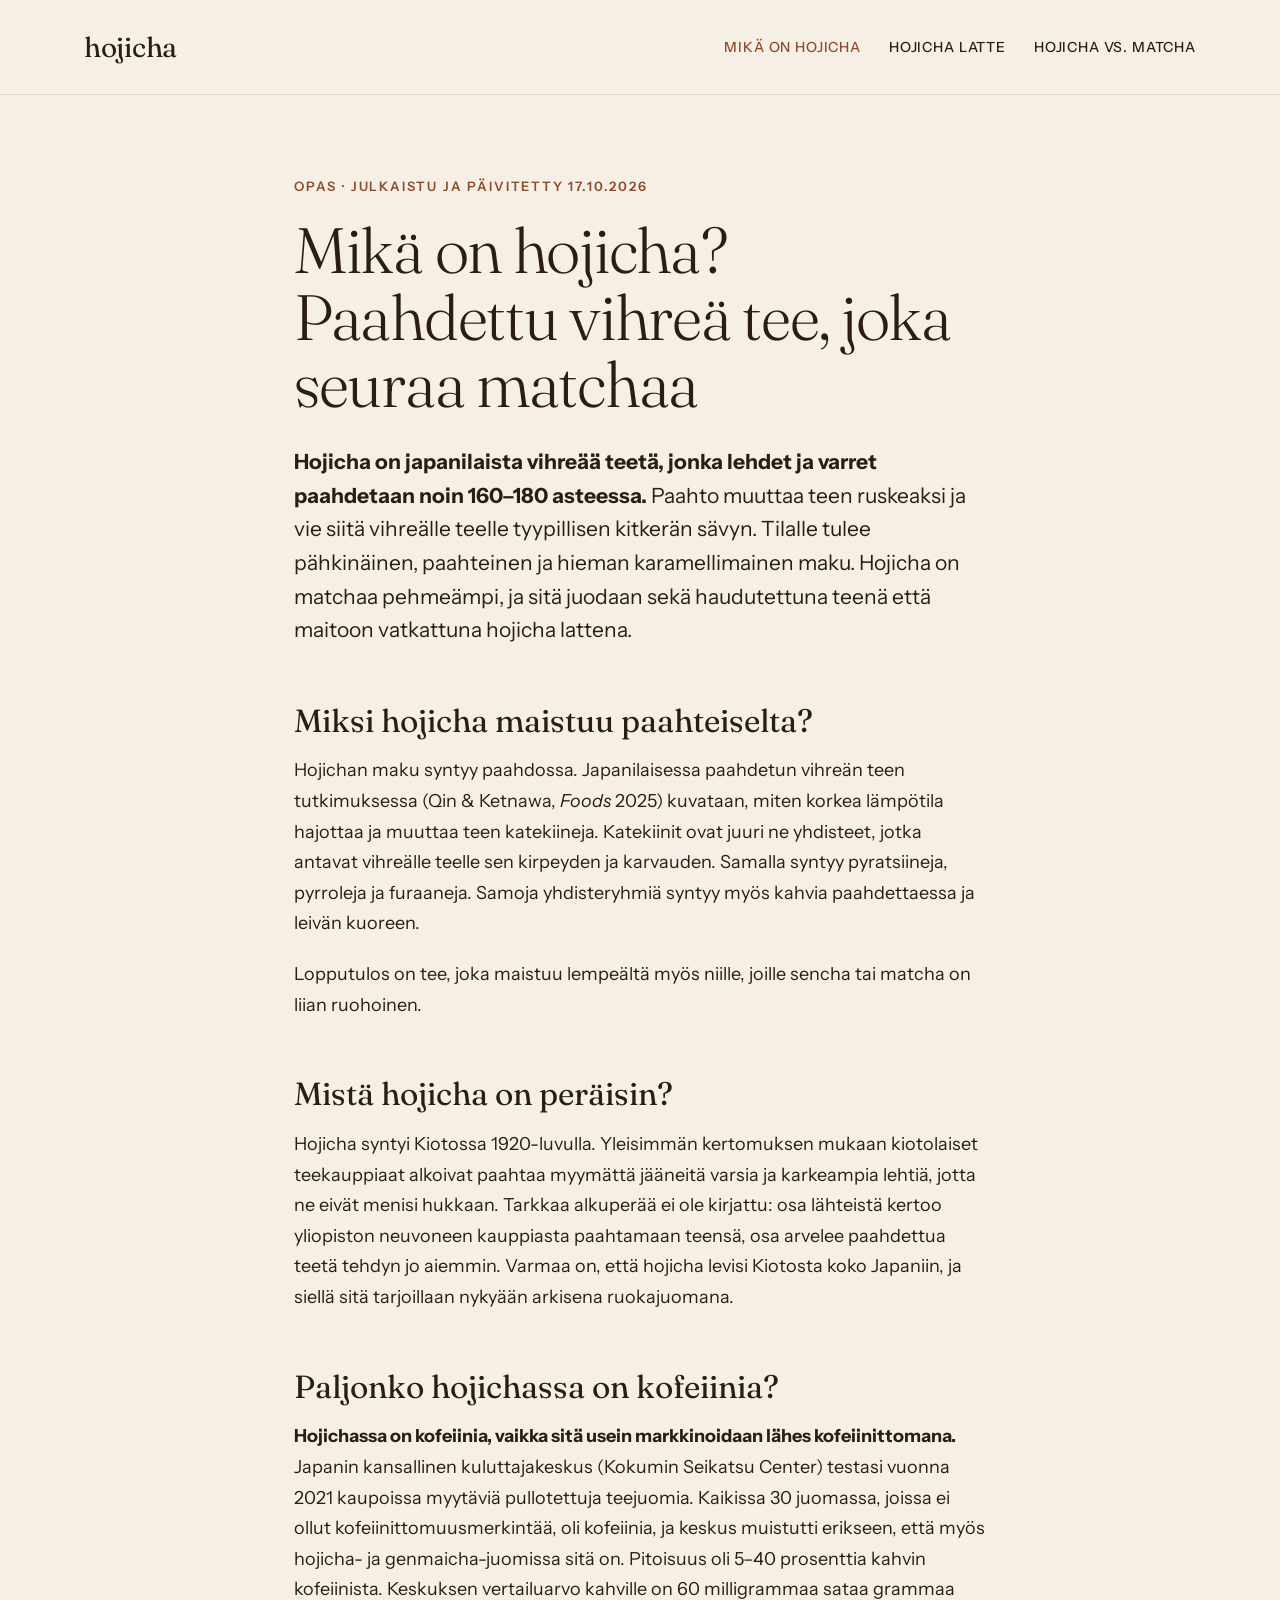
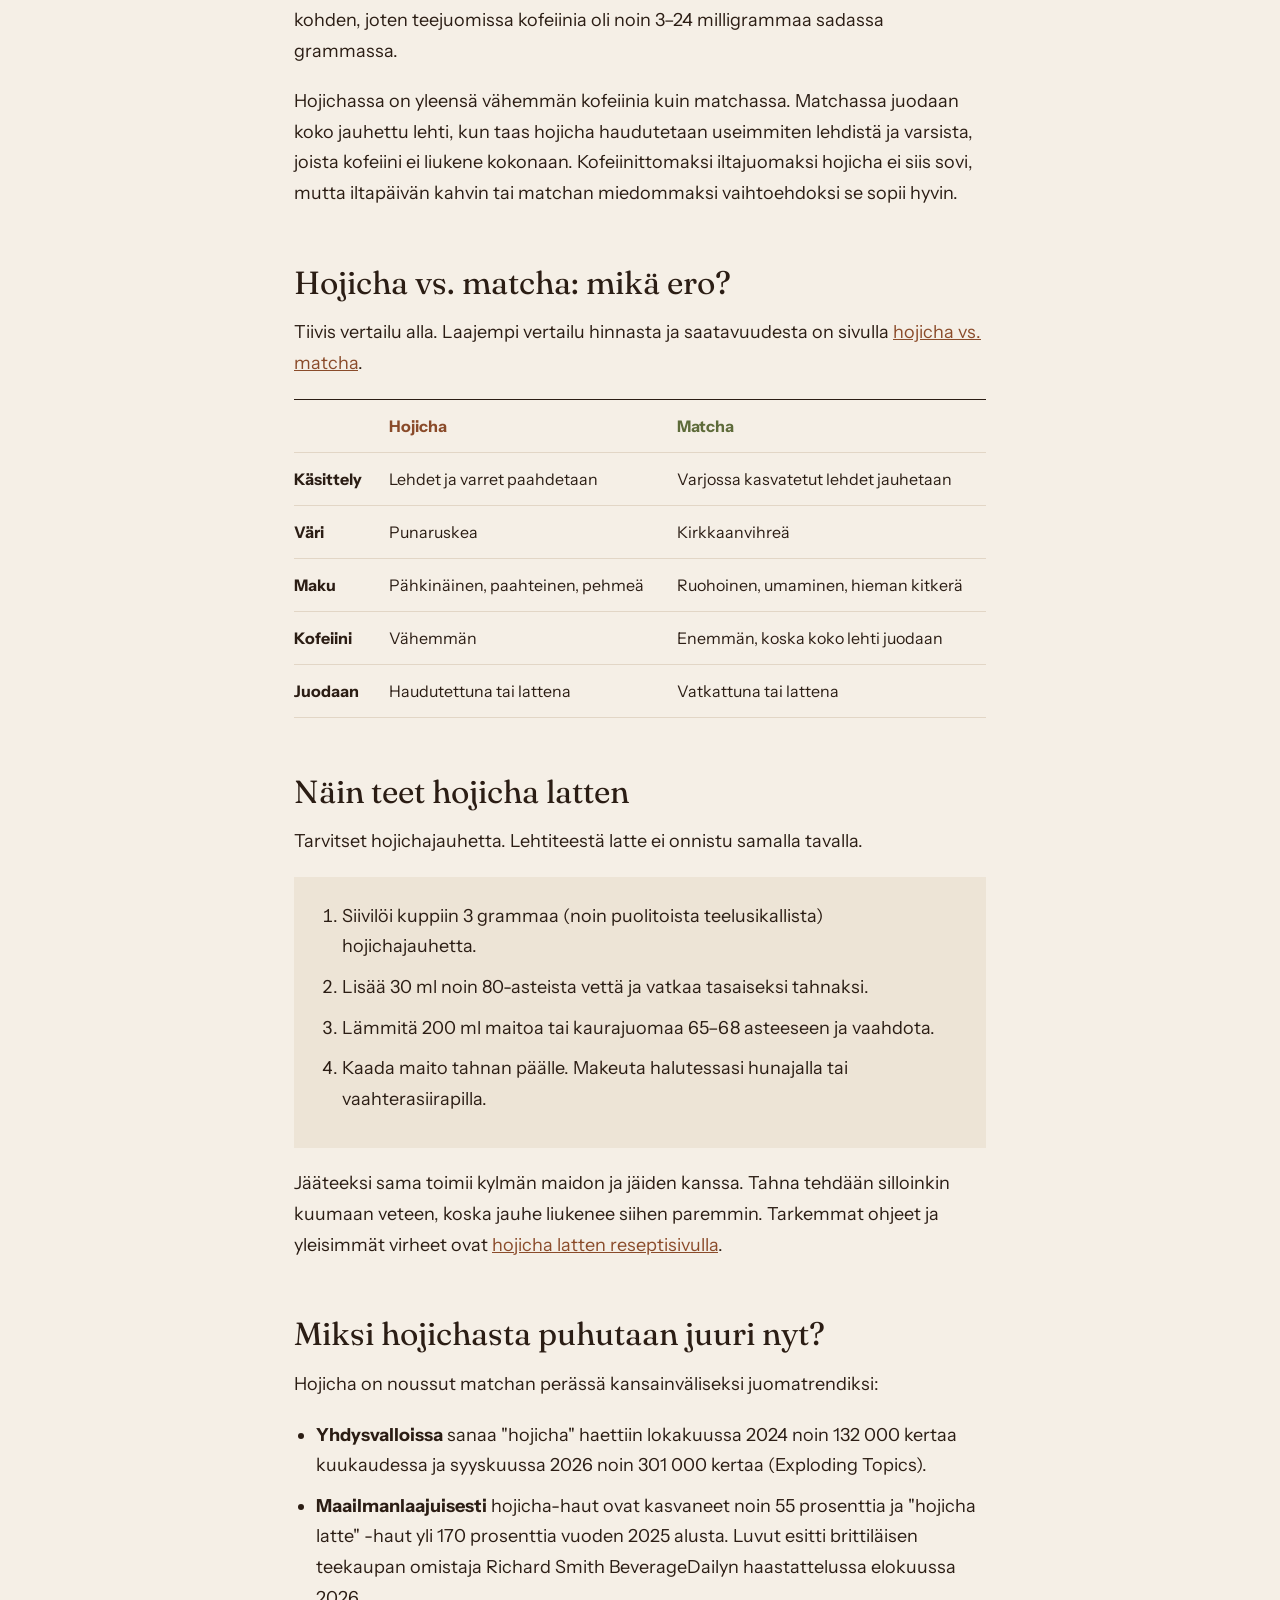
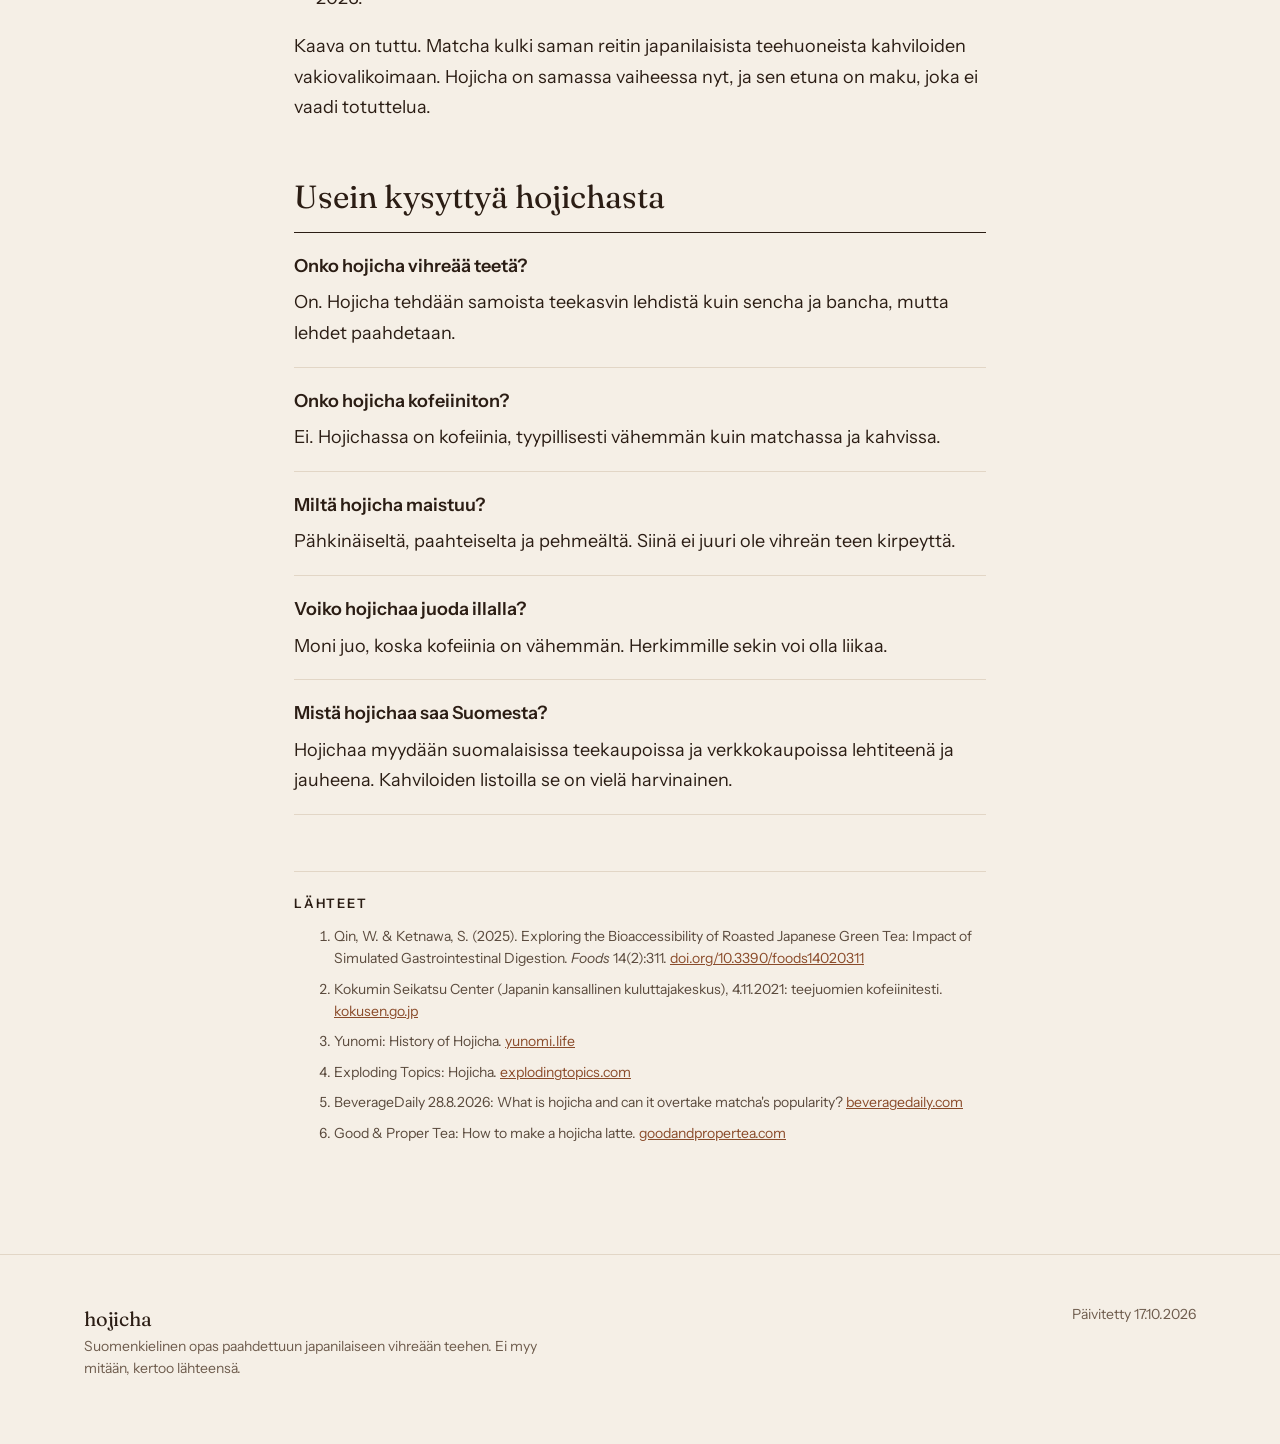
<file: mika-on-hojicha.html>
<!doctype html>
<html lang="fi">
<head>
<meta charset="utf-8">
<meta name="viewport" content="width=device-width, initial-scale=1">
<title>Mikä on hojicha? Maku, kofeiini ja hojicha latte | Hojicha</title>
<meta name="description" content="Hojicha on paahdettua japanilaista vihreää teetä: pähkinäinen ja matchaa miedompi. Lue, paljonko siinä on kofeiinia ja miten teet hojicha latten.">
<link rel="canonical" href="https://agricola-glitch.github.io/mika-on-hojicha">
<meta property="og:type" content="article">
<meta property="og:title" content="Mikä on hojicha? Paahdettu vihreä tee, joka seuraa matchaa">
<meta property="og:description" content="Maku, alkuperä, kofeiini ja hojicha latten resepti. Lähteet näkyvillä.">
<meta property="og:url" content="https://agricola-glitch.github.io/mika-on-hojicha">
<meta property="og:locale" content="fi_FI">
<meta property="article:published_time" content="2026-10-17">
<meta property="article:modified_time" content="2026-10-17">
<link rel="preconnect" href="https://fonts.googleapis.com">
<link rel="preconnect" href="https://fonts.gstatic.com" crossorigin>
<link href="https://fonts.googleapis.com/css2?family=Fraunces:opsz,wght@9..144,300;9..144,400&amp;family=Instrument+Sans:wght@400;500;600&amp;display=swap" rel="stylesheet">
<link rel="stylesheet" href="/styles.css">
<link rel="icon" href="data:image/svg+xml,%3Csvg xmlns='http://www.w3.org/2000/svg' viewBox='0 0 32 32'%3E%3Ccircle cx='16' cy='16' r='15' fill='%238A4B2A'/%3E%3Ccircle cx='16' cy='16' r='9' fill='%23A86A43'/%3E%3C/svg%3E">
<script type="application/ld+json">
{"@context":"https://schema.org","@graph":[
{"@type":"Article","headline":"Mikä on hojicha? Paahdettu vihreä tee, joka seuraa matchaa","inLanguage":"fi","datePublished":"2026-10-17","dateModified":"2026-10-17","mainEntityOfPage":"https://agricola-glitch.github.io/mika-on-hojicha","author":{"@type":"Organization","name":"Hojicha","url":"https://agricola-glitch.github.io/"},"publisher":{"@type":"Organization","name":"Hojicha","url":"https://agricola-glitch.github.io/"},"description":"Hojicha on paahdettua japanilaista vihreää teetä. Maku, alkuperä, kofeiini ja hojicha latten resepti.","citation":["https://doi.org/10.3390/foods14020311","https://www.kokusen.go.jp/news/data/n-20211104_3.html","https://www.beveragedaily.com/Article/2026/08/28/what-is-hojicha-and-can-it-overtake-matchas-popularity/"]},
{"@type":"FAQPage","mainEntity":[
{"@type":"Question","name":"Onko hojicha vihreää teetä?","acceptedAnswer":{"@type":"Answer","text":"On. Hojicha tehdään samoista teekasvin lehdistä kuin sencha ja bancha, mutta lehdet paahdetaan."}},
{"@type":"Question","name":"Onko hojicha kofeiiniton?","acceptedAnswer":{"@type":"Answer","text":"Ei. Hojichassa on kofeiinia, tyypillisesti vähemmän kuin matchassa ja kahvissa."}},
{"@type":"Question","name":"Miltä hojicha maistuu?","acceptedAnswer":{"@type":"Answer","text":"Pähkinäiseltä, paahteiselta ja pehmeältä. Siinä ei juuri ole vihreän teen kirpeyttä."}},
{"@type":"Question","name":"Voiko hojichaa juoda illalla?","acceptedAnswer":{"@type":"Answer","text":"Moni juo, koska kofeiinia on vähemmän. Herkimmille sekin voi olla liikaa."}},
{"@type":"Question","name":"Mistä hojichaa saa Suomesta?","acceptedAnswer":{"@type":"Answer","text":"Hojichaa myydään suomalaisissa teekaupoissa ja verkkokaupoissa lehtiteenä ja jauheena. Kahviloiden listoilla se on vielä harvinainen."}}
]}
]}
</script>
</head>
<body>
<header class="site-header">
<div class="wrap">
<a class="logo" href="/">hojicha</a>
<nav class="nav" aria-label="Päävalikko">
<a href="/mika-on-hojicha" aria-current="page">Mikä on hojicha</a>
<a href="/hojicha-latte">Hojicha latte</a>
<a href="/hojicha-vs-matcha">Hojicha vs. matcha</a>
</nav>
</div>
</header>

<main>
<article class="article">
<p class="eyebrow">Opas · Julkaistu ja päivitetty <time datetime="2026-10-17">17.10.2026</time></p>
<h1>Mikä on hojicha? Paahdettu vihreä tee, joka seuraa matchaa</h1>
<p class="lead"><strong>Hojicha on japanilaista vihreää teetä, jonka lehdet ja varret paahdetaan noin 160–180 asteessa.</strong> Paahto muuttaa teen ruskeaksi ja vie siitä vihreälle teelle tyypillisen kitkerän sävyn. Tilalle tulee pähkinäinen, paahteinen ja hieman karamellimainen maku. Hojicha on matchaa pehmeämpi, ja sitä juodaan sekä haudutettuna teenä että maitoon vatkattuna hojicha lattena.</p>

<h2 id="maku">Miksi hojicha maistuu paahteiselta?</h2>
<p>Hojichan maku syntyy paahdossa. Japanilaisessa paahdetun vihreän teen tutkimuksessa (Qin &amp; Ketnawa, <em>Foods</em> 2025) kuvataan, miten korkea lämpötila hajottaa ja muuttaa teen katekiineja. Katekiinit ovat juuri ne yhdisteet, jotka antavat vihreälle teelle sen kirpeyden ja karvauden. Samalla syntyy pyratsiineja, pyrroleja ja furaaneja. Samoja yhdisteryhmiä syntyy myös kahvia paahdettaessa ja leivän kuoreen.</p>
<p>Lopputulos on tee, joka maistuu lempeältä myös niille, joille sencha tai matcha on liian ruohoinen.</p>

<h2 id="alkupera">Mistä hojicha on peräisin?</h2>
<p>Hojicha syntyi Kiotossa 1920-luvulla. Yleisimmän kertomuksen mukaan kiotolaiset teekauppiaat alkoivat paahtaa myymättä jääneitä varsia ja karkeampia lehtiä, jotta ne eivät menisi hukkaan. Tarkkaa alkuperää ei ole kirjattu: osa lähteistä kertoo yliopiston neuvoneen kauppiasta paahtamaan teensä, osa arvelee paahdettua teetä tehdyn jo aiemmin. Varmaa on, että hojicha levisi Kiotosta koko Japaniin, ja siellä sitä tarjoillaan nykyään arkisena ruokajuomana.</p>

<h2 id="kofeiini">Paljonko hojichassa on kofeiinia?</h2>
<p><strong>Hojichassa on kofeiinia, vaikka sitä usein markkinoidaan lähes kofeiinittomana.</strong> Japanin kansallinen kuluttajakeskus (Kokumin Seikatsu Center) testasi vuonna 2021 kaupoissa myytäviä pullotettuja teejuomia. Kaikissa 30 juomassa, joissa ei ollut kofeiinittomuusmerkintää, oli kofeiinia, ja keskus muistutti erikseen, että myös hojicha- ja genmaicha-juomissa sitä on. Pitoisuus oli 5–40 prosenttia kahvin kofeiinista. Keskuksen vertailuarvo kahville on 60 milligrammaa sataa grammaa kohden, joten teejuomissa kofeiinia oli noin 3–24 milligrammaa sadassa grammassa.</p>
<p>Hojichassa on yleensä vähemmän kofeiinia kuin matchassa. Matchassa juodaan koko jauhettu lehti, kun taas hojicha haudutetaan useimmiten lehdistä ja varsista, joista kofeiini ei liukene kokonaan. Kofeiinittomaksi iltajuomaksi hojicha ei siis sovi, mutta iltapäivän kahvin tai matchan miedommaksi vaihtoehdoksi se sopii hyvin.</p>

<h2 id="vs-matcha">Hojicha vs. matcha: mikä ero?</h2>
<p>Tiivis vertailu alla. Laajempi vertailu hinnasta ja saatavuudesta on sivulla <a href="/hojicha-vs-matcha">hojicha vs. matcha</a>.</p>
<div class="table-box">
<table>
<thead><tr><th scope="col"><span class="visually-hidden">Ominaisuus</span></th><th scope="col">Hojicha</th><th scope="col">Matcha</th></tr></thead>
<tbody>
<tr><th scope="row">Käsittely</th><td>Lehdet ja varret paahdetaan</td><td>Varjossa kasvatetut lehdet jauhetaan</td></tr>
<tr><th scope="row">Väri</th><td>Punaruskea</td><td>Kirkkaanvihreä</td></tr>
<tr><th scope="row">Maku</th><td>Pähkinäinen, paahteinen, pehmeä</td><td>Ruohoinen, umaminen, hieman kitkerä</td></tr>
<tr><th scope="row">Kofeiini</th><td>Vähemmän</td><td>Enemmän, koska koko lehti juodaan</td></tr>
<tr><th scope="row">Juodaan</th><td>Haudutettuna tai lattena</td><td>Vatkattuna tai lattena</td></tr>
</tbody>
</table>
</div>

<h2 id="latte">Näin teet hojicha latten</h2>
<p>Tarvitset hojichajauhetta. Lehtiteestä latte ei onnistu samalla tavalla.</p>
<ol class="recipe">
<li>Siivilöi kuppiin 3 grammaa (noin puolitoista teelusikallista) hojichajauhetta.</li>
<li>Lisää 30 ml noin 80-asteista vettä ja vatkaa tasaiseksi tahnaksi.</li>
<li>Lämmitä 200 ml maitoa tai kaurajuomaa 65–68 asteeseen ja vaahdota.</li>
<li>Kaada maito tahnan päälle. Makeuta halutessasi hunajalla tai vaahterasiirapilla.</li>
</ol>
<p>Jääteeksi sama toimii kylmän maidon ja jäiden kanssa. Tahna tehdään silloinkin kuumaan veteen, koska jauhe liukenee siihen paremmin. Tarkemmat ohjeet ja yleisimmät virheet ovat <a href="/hojicha-latte">hojicha latten reseptisivulla</a>.</p>

<h2 id="miksi-nyt">Miksi hojichasta puhutaan juuri nyt?</h2>
<p>Hojicha on noussut matchan perässä kansainväliseksi juomatrendiksi:</p>
<ul>
<li><strong>Yhdysvalloissa</strong> sanaa "hojicha" haettiin lokakuussa 2024 noin 132 000 kertaa kuukaudessa ja syyskuussa 2026 noin 301 000 kertaa (Exploding Topics).</li>
<li><strong>Maailmanlaajuisesti</strong> hojicha-haut ovat kasvaneet noin 55 prosenttia ja "hojicha latte" -haut yli 170 prosenttia vuoden 2025 alusta. Luvut esitti brittiläisen teekaupan omistaja Richard Smith BeverageDailyn haastattelussa elokuussa 2026.</li>
</ul>
<p>Kaava on tuttu. Matcha kulki saman reitin japanilaisista teehuoneista kahviloiden vakiovalikoimaan. Hojicha on samassa vaiheessa nyt, ja sen etuna on maku, joka ei vaadi totuttelua.</p>

<h2 id="ukk">Usein kysyttyä hojichasta</h2>
<dl class="faq">
<div><dt>Onko hojicha vihreää teetä?</dt><dd>On. Hojicha tehdään samoista teekasvin lehdistä kuin sencha ja bancha, mutta lehdet paahdetaan.</dd></div>
<div><dt>Onko hojicha kofeiiniton?</dt><dd>Ei. Hojichassa on kofeiinia, tyypillisesti vähemmän kuin matchassa ja kahvissa.</dd></div>
<div><dt>Miltä hojicha maistuu?</dt><dd>Pähkinäiseltä, paahteiselta ja pehmeältä. Siinä ei juuri ole vihreän teen kirpeyttä.</dd></div>
<div><dt>Voiko hojichaa juoda illalla?</dt><dd>Moni juo, koska kofeiinia on vähemmän. Herkimmille sekin voi olla liikaa.</dd></div>
<div><dt>Mistä hojichaa saa Suomesta?</dt><dd>Hojichaa myydään suomalaisissa teekaupoissa ja verkkokaupoissa lehtiteenä ja jauheena. Kahviloiden listoilla se on vielä harvinainen.</dd></div>
</dl>

<section class="sources" aria-labelledby="lahteet">
<h2 id="lahteet">Lähteet</h2>
<ol>
<li>Qin, W. &amp; Ketnawa, S. (2025). Exploring the Bioaccessibility of Roasted Japanese Green Tea: Impact of Simulated Gastrointestinal Digestion. <em>Foods</em> 14(2):311. <a href="https://doi.org/10.3390/foods14020311">doi.org/10.3390/foods14020311</a></li>
<li>Kokumin Seikatsu Center (Japanin kansallinen kuluttajakeskus), 4.11.2021: teejuomien kofeiinitesti. <a href="https://www.kokusen.go.jp/news/data/n-20211104_3.html">kokusen.go.jp</a></li>
<li>Yunomi: History of Hojicha. <a href="https://yunomi.life/blogs/ocha/history-of-hojicha-one-of-japans-favorite-tea">yunomi.life</a></li>
<li>Exploding Topics: Hojicha. <a href="https://explodingtopics.com/food-topics">explodingtopics.com</a></li>
<li>BeverageDaily 28.8.2026: What is hojicha and can it overtake matcha's popularity? <a href="https://www.beveragedaily.com/Article/2026/08/28/what-is-hojicha-and-can-it-overtake-matchas-popularity/">beveragedaily.com</a></li>
<li>Good &amp; Proper Tea: How to make a hojicha latte. <a href="https://www.goodandpropertea.com/blogs/all/how-to-make-a-hojicha-latte">goodandpropertea.com</a></li>
</ol>
</section>
</article>
</main>

<footer class="site-footer">
<div class="wrap">
<p><a class="logo" href="/">hojicha</a><br>Suomenkielinen opas paahdettuun japanilaiseen vihreään teehen. Ei myy mitään, kertoo lähteensä.</p>
<p>Päivitetty 17.10.2026</p>
</div>
</footer>
</body>
</html>
</file>
<file: styles.css>
/* Design: warm paper ground, roasted-brown ink and accent, serif display (Fraunces) over
   grotesk text (Instrument Sans). Derived from the patterns shared by leading tea sites
   (Rishi, Paper & Tea, Kettl, Mizuba, Ippodo): serif headlines, warm off-white, earthy accent,
   ~740px reading measure, small tracked uppercase labels. */
:root {
  --ground: #F5EFE6;
  --ground-2: #EDE4D6;
  --ink: #2B1D14;
  --ink-soft: #5A4A3D;
  --muted: #6E5C4D;
  --line: #E2D6C6;
  --accent: #8A4B2A;
  --leaf: #5E6B3A;
  --dark: #2B1D14;
  --on-dark: #F5EFE6;
  --on-dark-soft: #D8CCBC;
  --on-dark-accent: #D9B48F;
  --serif: "Fraunces", Georgia, serif;
  --sans: "Instrument Sans", system-ui, sans-serif;
}
@media (prefers-color-scheme: dark) {
  :root {
    --ground: #1C1410; --ground-2: #261C16; --ink: #F1E8DC; --ink-soft: #CDBFAF;
    --muted: #B3A291; --line: #3A2D24; --accent: #D9A27C; --leaf: #A9B98A;
    --dark: #120C09; --on-dark: #F1E8DC;
  }
}
* { box-sizing: border-box; }
html { -webkit-text-size-adjust: 100%; }
body { margin: 0; background: var(--ground); color: var(--ink); font-family: var(--sans); font-size: 17px; line-height: 1.6; }
a { color: var(--accent); }
a:hover { color: var(--ink); }
img { max-width: 100%; }
.wrap { max-width: 1160px; margin: 0 auto; padding-inline: 24px; }
.eyebrow { margin: 0; font-size: 13px; font-weight: 600; letter-spacing: .14em; text-transform: uppercase; color: var(--accent); }
.serif { font-family: var(--serif); }

/* header */
.site-header { border-bottom: 1px solid var(--line); }
.site-header .wrap { display: flex; flex-wrap: wrap; align-items: center; justify-content: space-between; gap: 16px; padding-block: 24px; }
.logo { font-family: var(--serif); font-size: 28px; color: var(--ink); text-decoration: none; letter-spacing: -.01em; }
.nav { display: flex; flex-wrap: wrap; gap: 8px 28px; font-size: 14px; font-weight: 500; letter-spacing: .06em; text-transform: uppercase; }
.nav a { color: var(--ink); text-decoration: none; padding-block: 12px; }
.nav a:hover, .nav a[aria-current] { color: var(--accent); }

/* hero */
.hero .wrap { display: grid; grid-template-columns: repeat(auto-fit, minmax(min(100%, 420px), 1fr)); gap: 64px; align-items: center; padding-block: 96px 88px; }
.hero h1 { margin: 16px 0; font-family: var(--serif); font-weight: 300; font-size: clamp(44px, 6vw, 76px); line-height: 1.02; letter-spacing: -.02em; }
.hero .lead { margin: 0; font-size: 19px; color: var(--ink-soft); max-width: 34ch; }
.actions { display: flex; flex-wrap: wrap; gap: 16px; margin-top: 32px; }
.btn { display: inline-flex; align-items: center; min-height: 48px; padding: 0 28px; border-radius: 999px; text-decoration: none; font-weight: 500; border: 1px solid var(--ink); color: var(--ink); }
.btn.solid { background: var(--ink); color: var(--ground); }
.btn:hover { background: var(--accent); border-color: var(--accent); color: var(--ground); }
.bowl { margin: 0; display: flex; flex-direction: column; align-items: center; gap: 20px; }
.bowl .r1 { width: min(100%, 420px); aspect-ratio: 1; border-radius: 50%; background: var(--ground-2); display: grid; place-items: center; }
.bowl .r2 { width: 72%; aspect-ratio: 1; border-radius: 50%; background: var(--accent); display: grid; place-items: center; }
.bowl .r3 { width: 62%; aspect-ratio: 1; border-radius: 50%; background: #A86A43; }
.bowl figcaption { font-size: 13px; letter-spacing: .08em; text-transform: uppercase; color: var(--muted); }

/* sections */
.band { background: var(--ground-2); }
.section { padding-block: 88px; }
.section h2 { margin: 0 0 40px; font-family: var(--serif); font-weight: 400; font-size: 40px; line-height: 1.1; letter-spacing: -.01em; }
.facts { display: grid; grid-template-columns: repeat(auto-fit, minmax(min(100%, 280px), 1fr)); gap: 32px; }
.fact { border-top: 1px solid var(--ink); padding-top: 20px; }
.fact .big { margin: 0 0 8px; font-family: var(--serif); font-size: 44px; font-weight: 300; color: var(--accent); line-height: 1.1; }
.fact h3 { margin: 0 0 8px; font-size: 18px; }
.fact p { margin: 0; color: var(--ink-soft); }
.split { display: grid; grid-template-columns: repeat(auto-fit, minmax(min(100%, 420px), 1fr)); gap: 64px; }
.steps { margin: 0; padding: 0; list-style: none; counter-reset: s; }
.steps li { counter-increment: s; display: flex; gap: 20px; padding: 20px 0; border-bottom: 1px solid var(--line); }
.steps li::before { content: counter(s); font-family: var(--serif); font-size: 22px; color: var(--accent); min-width: 28px; }
.dark { background: var(--dark); color: var(--on-dark); }
.dark .eyebrow { color: var(--on-dark-accent); }
.dark h2 { font-weight: 300; font-size: 44px; }
.stats { display: grid; grid-template-columns: repeat(auto-fit, minmax(min(100%, 320px), 1fr)); gap: 48px; align-items: end; }
.stat { border-top: 1px solid #6E5C4D; padding-top: 20px; }
.stat .big { margin: 0; font-family: var(--serif); font-size: 52px; font-weight: 300; }
.stat p { margin: 0; color: var(--on-dark-soft); }
.card { display: grid; grid-template-columns: repeat(auto-fit, minmax(min(100%, 320px), 1fr)); gap: 32px; text-decoration: none; color: var(--ink); border-top: 1px solid var(--ink); padding-top: 28px; }
.card .meta { font-size: 13px; letter-spacing: .08em; text-transform: uppercase; color: var(--muted); }
.card .title { display: block; font-family: var(--serif); font-size: 32px; line-height: 1.15; margin-bottom: 10px; }
.card:hover .title { color: var(--accent); }
.card .desc { color: var(--ink-soft); }

/* article */
.article { max-width: 740px; margin: 0 auto; padding: 80px 24px 96px; font-size: 18px; line-height: 1.7; }
.article h1 { margin: 16px 0 28px; font-family: var(--serif); font-weight: 300; font-size: clamp(40px, 5.4vw, 64px); line-height: 1.04; letter-spacing: -.02em; }
.article .lead { font-size: 21px; line-height: 1.6; }
.article h2 { margin: 56px 0 16px; font-family: var(--serif); font-weight: 400; font-size: 32px; line-height: 1.15; }
.article p { margin: 0 0 20px; }
.article ul { padding-left: 22px; }
.article li { margin-bottom: 10px; }
.table-box { overflow-x: auto; border-top: 1px solid var(--ink); }
.article table { width: 100%; border-collapse: collapse; font-size: 16px; line-height: 1.5; }
.article th, .article td { text-align: left; padding: 14px 12px; border-bottom: 1px solid var(--line); vertical-align: top; }
.article tbody th { padding-left: 0; }
.article thead th:nth-child(2) { color: var(--accent); }
.article thead th:nth-child(3) { color: var(--leaf); }
.recipe { background: var(--ground-2); padding: 24px 28px 24px 48px; margin: 0 0 20px; }
.faq { border-top: 1px solid var(--ink); margin: 0; }
.faq div { padding: 18px 0; border-bottom: 1px solid var(--line); }
.faq dt { font-weight: 600; }
.faq dd { margin: 6px 0 0; }
.sources { margin-top: 56px; padding-top: 24px; border-top: 1px solid var(--line); font-size: 14px; line-height: 1.6; color: var(--ink-soft); }
.sources h2 { margin: 0 0 12px; font-family: var(--sans); font-size: 13px; font-weight: 600; letter-spacing: .14em; text-transform: uppercase; color: var(--ink); }
.sources li { margin-bottom: 8px; overflow-wrap: anywhere; }

/* footer */
.site-footer { border-top: 1px solid var(--line); }
.site-footer .wrap { display: flex; flex-wrap: wrap; justify-content: space-between; gap: 24px; padding-block: 48px 64px; font-size: 14px; color: var(--muted); }
.site-footer p { margin: 0; max-width: 52ch; }
.site-footer .logo { font-size: 20px; }

@media (max-width: 600px) {
  .section { padding-block: 64px; }
  .hero .wrap { padding-block: 56px 64px; gap: 40px; }
  .section h2, .dark h2 { font-size: 32px; }
}
.visually-hidden { position: absolute; width: 1px; height: 1px; overflow: hidden; clip: rect(0 0 0 0); white-space: nowrap; }
</file>
